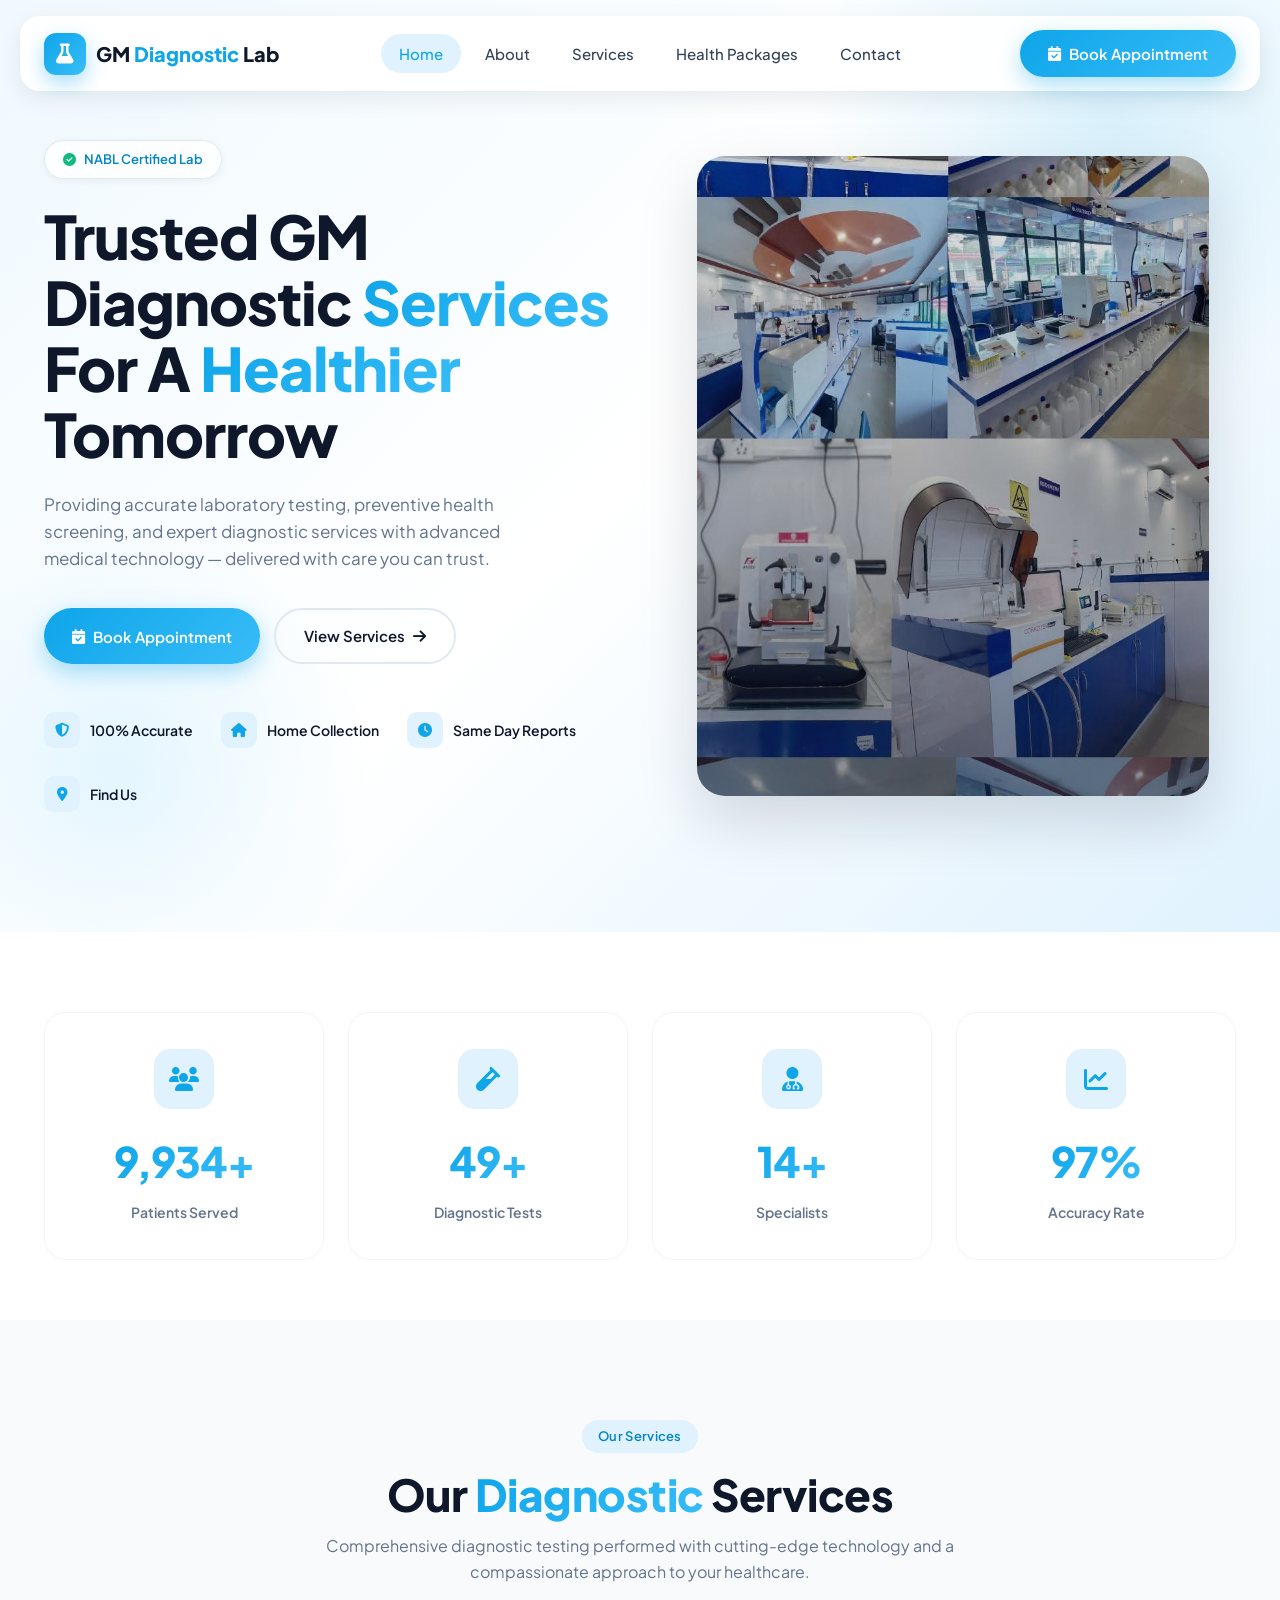
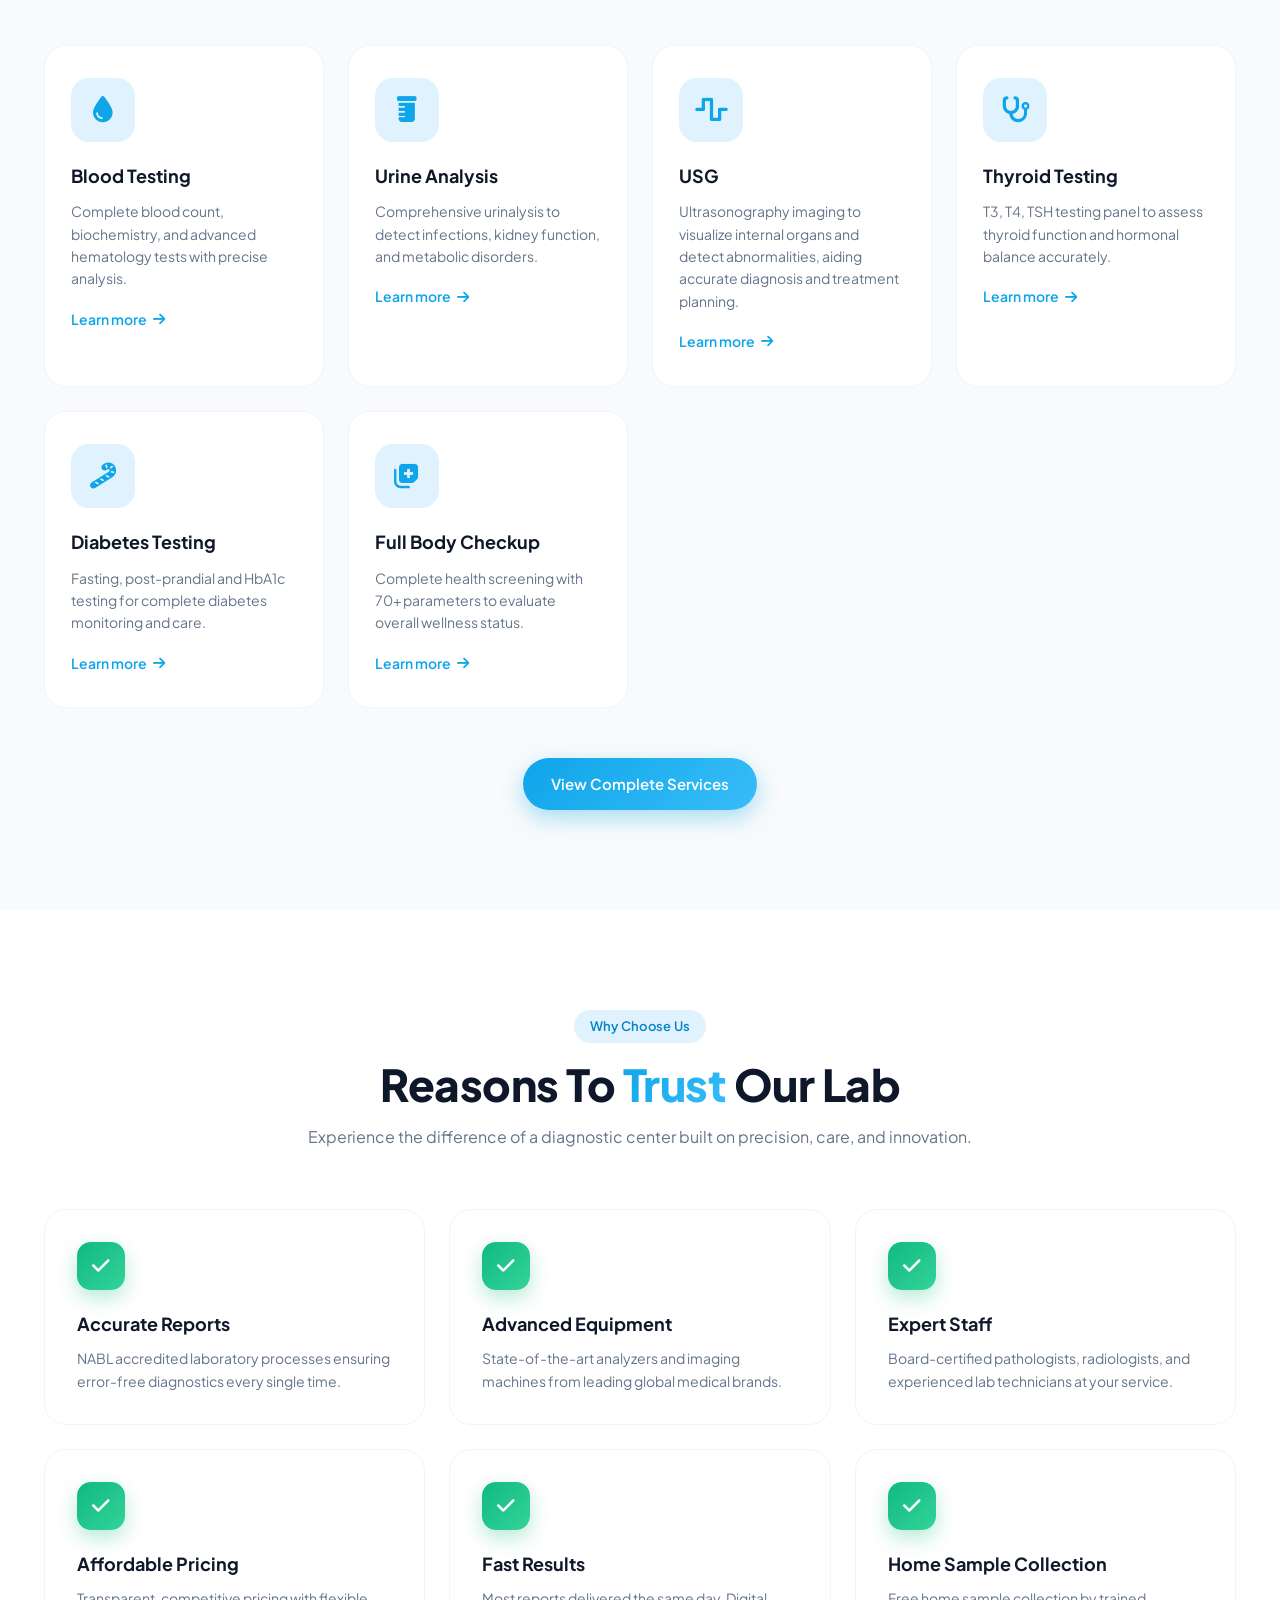
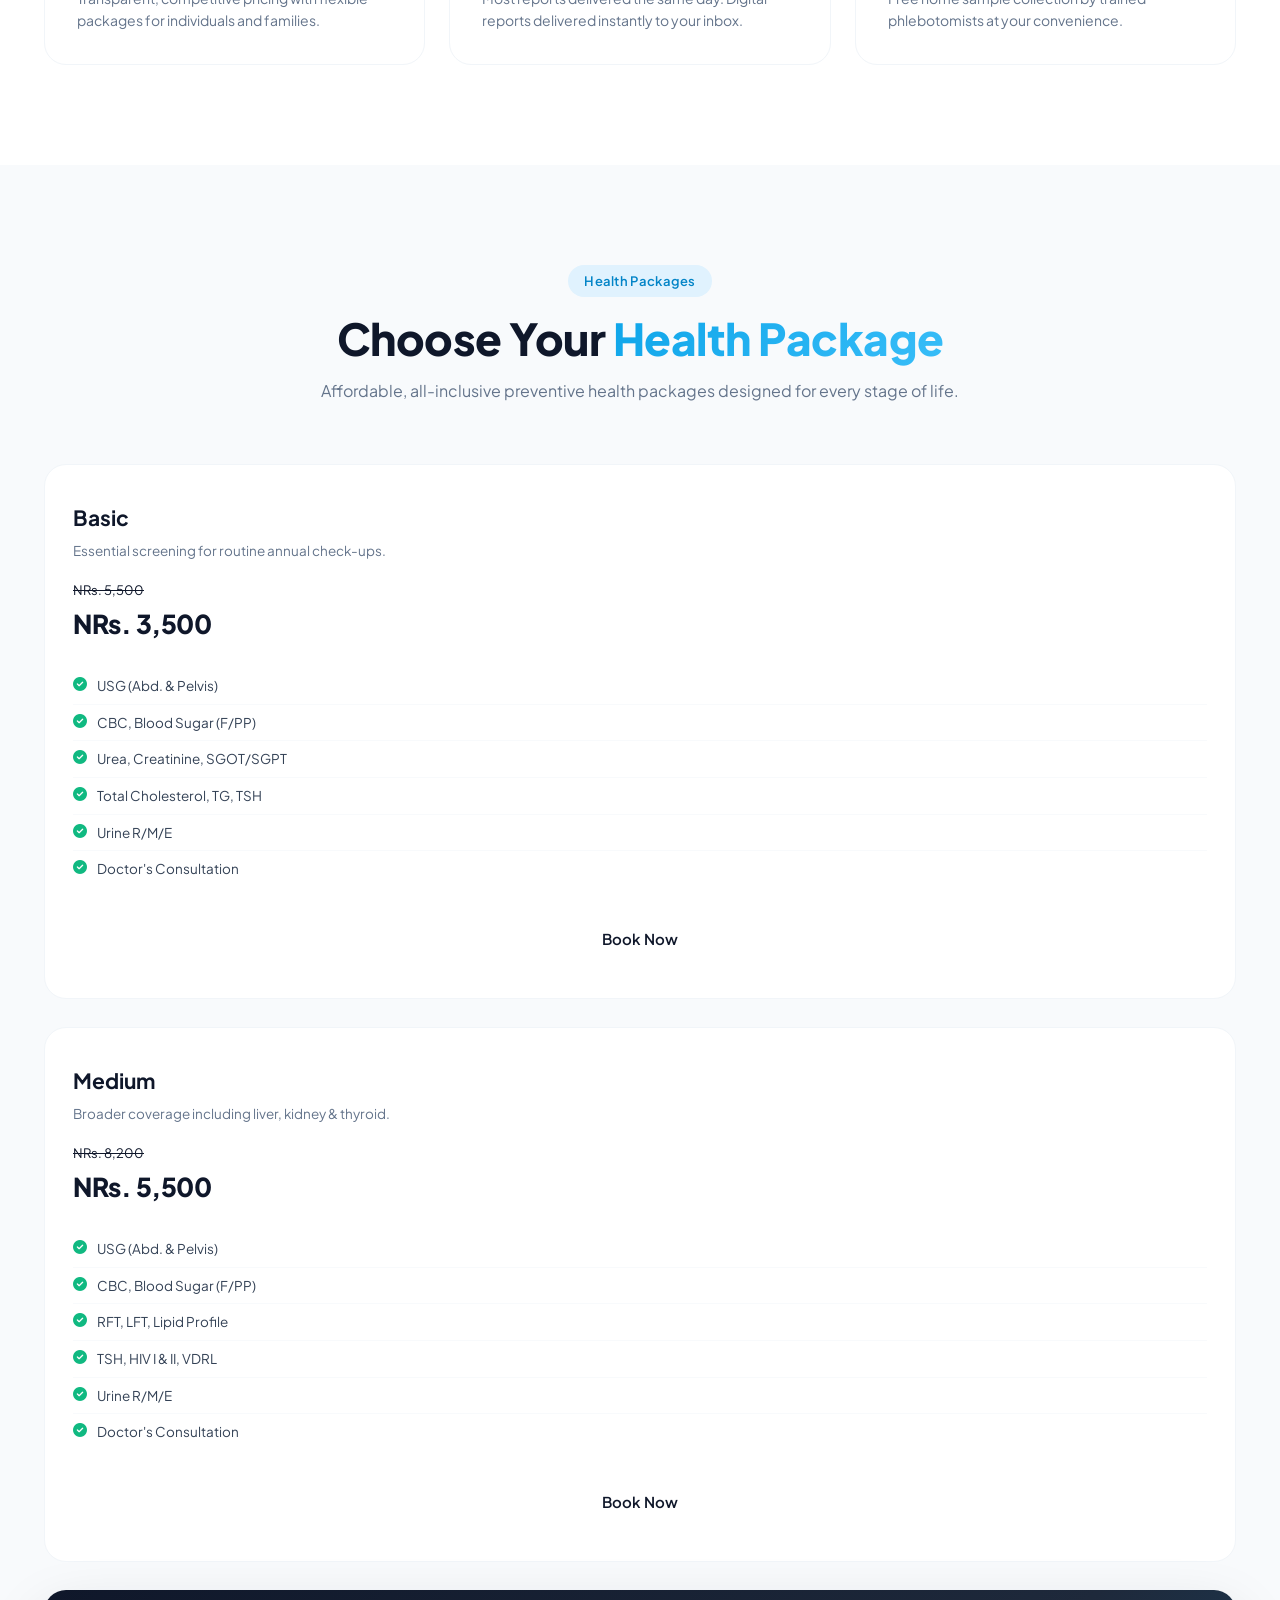
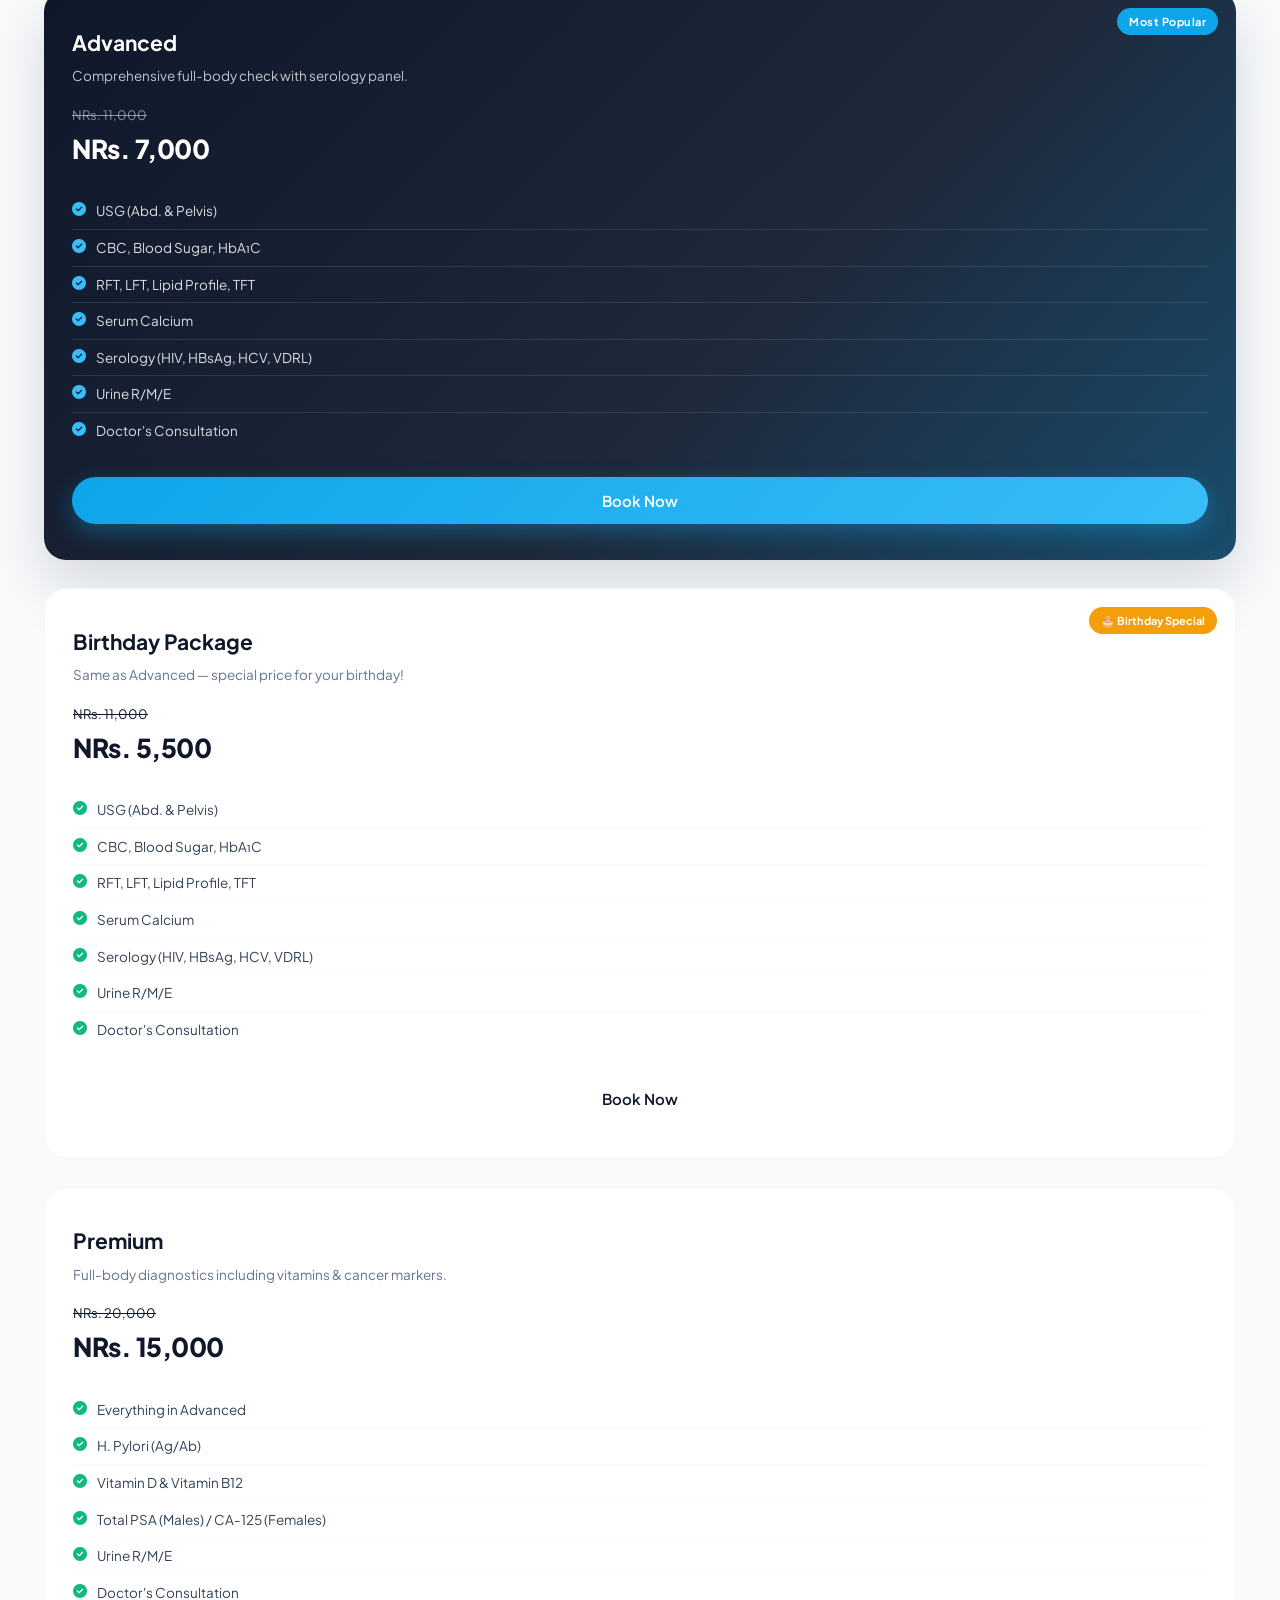
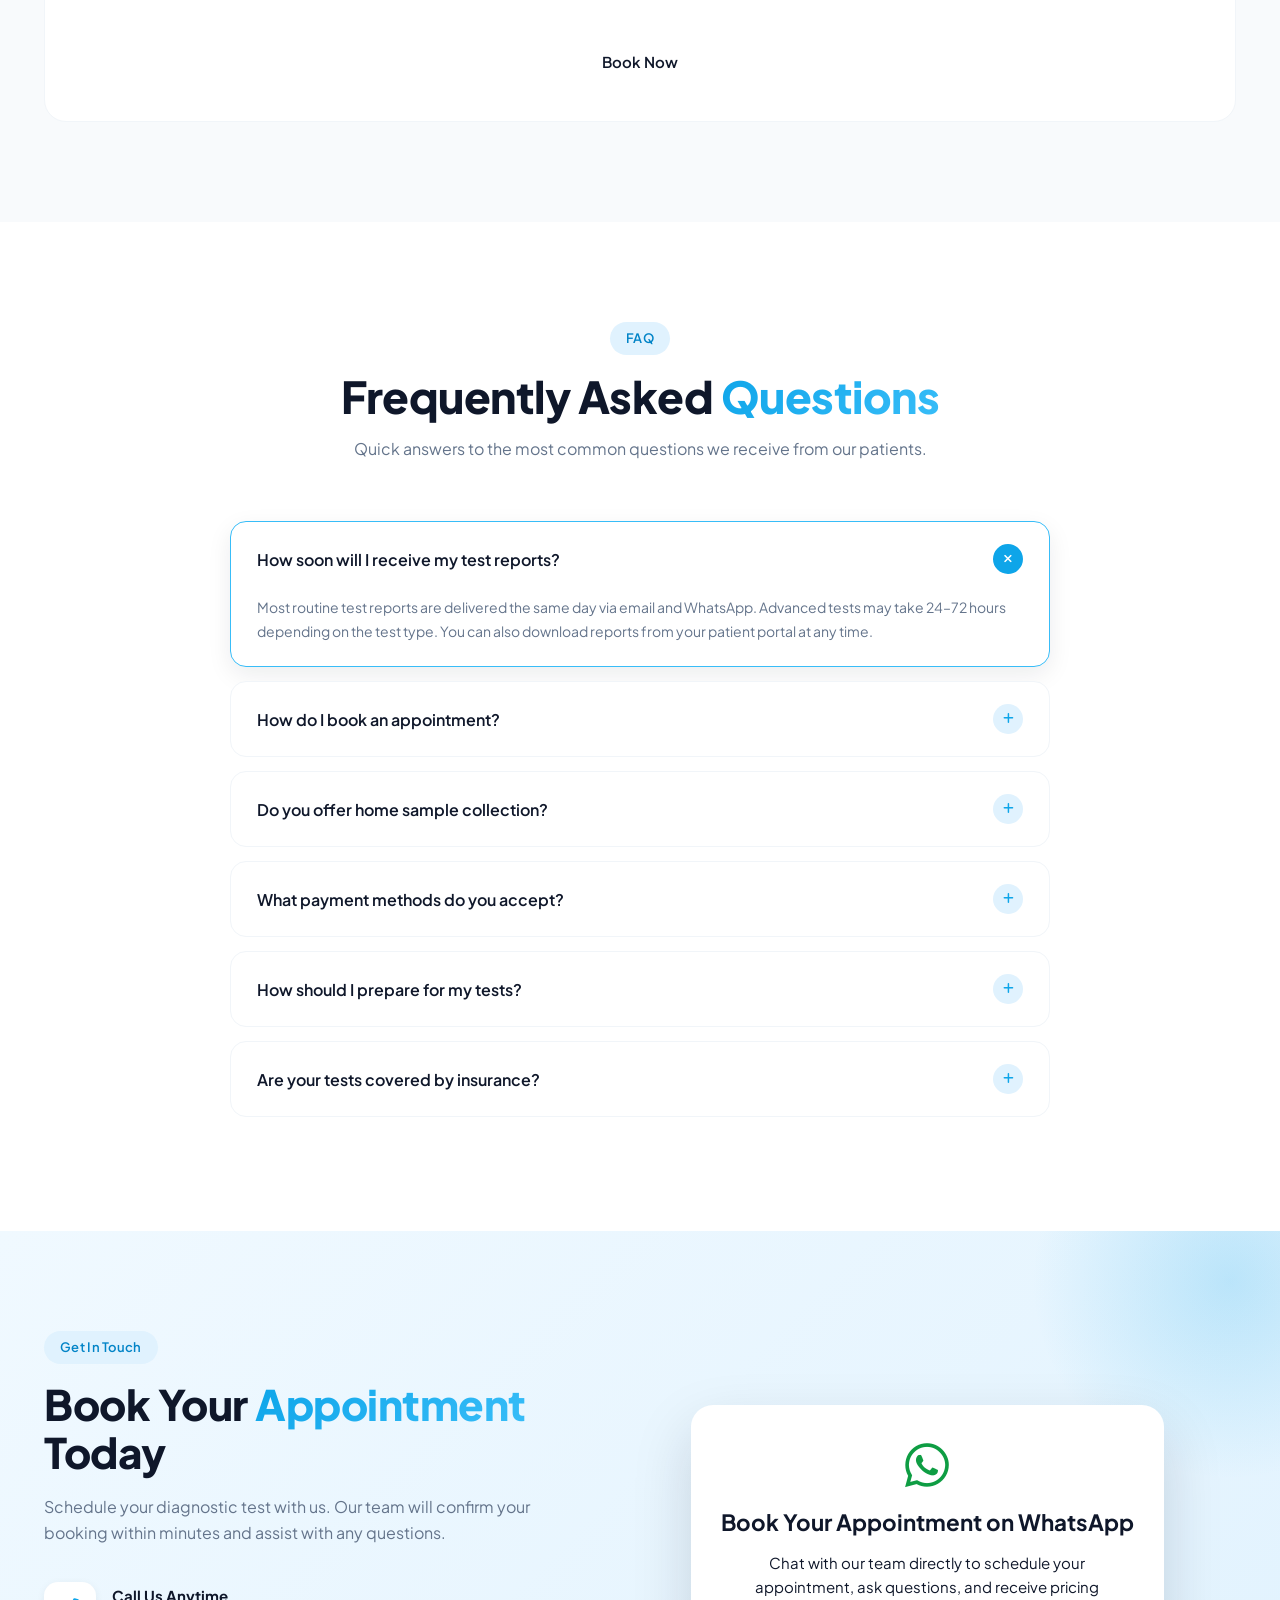
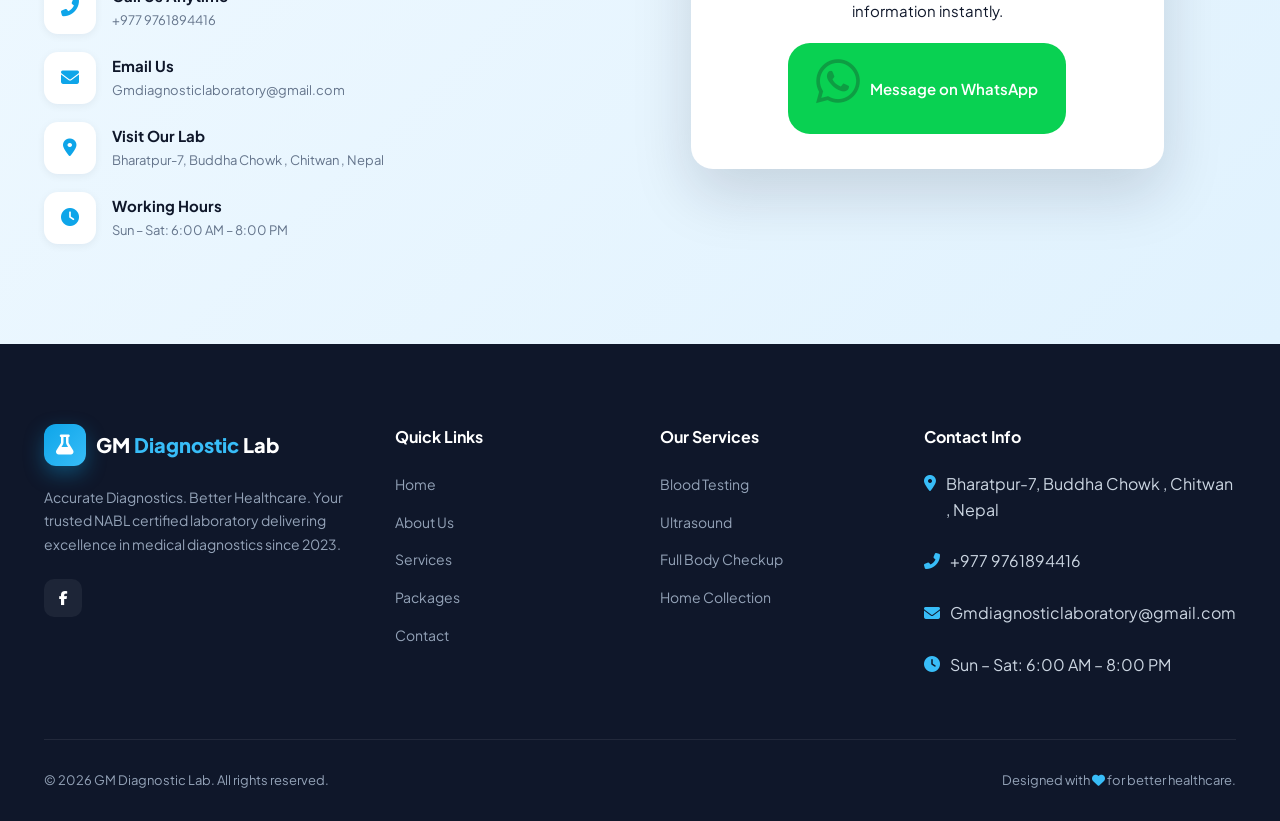
<file: index.html>
<!DOCTYPE html>
<html lang="en">
<head>
<meta charset="UTF-8" />
<meta name="viewport" content="width=device-width, initial-scale=1.0" />
<meta name="description" content="GM Diagnostic Lab - Accurate Diagnostics. Better Healthcare. NABL certified diagnostic center with advanced medical technology." />
<meta name="keywords" content="diagnostic lab, blood test, health checkup, medical laboratory, GM Diagnostic Lab" />
<title>GM Diagnostic Lab — Accurate Diagnostics. Better Healthcare.</title>

<!-- Google Fonts -->
<link rel="preconnect" href="https://fonts.googleapis.com">
<link rel="preconnect" href="https://fonts.gstatic.com" crossorigin>
<link href="https://fonts.googleapis.com/css2?family=Plus+Jakarta+Sans:wght@400;500;600;700;800&family=Inter:wght@400;500;600;700&display=swap" rel="stylesheet">

<!-- Font Awesome Icons -->
<link rel="stylesheet" href="style.css">
<link rel="stylesheet" href="https://cdnjs.cloudflare.com/ajax/libs/font-awesome/6.5.1/css/all.min.css" />

<!-- ===== LOCATION MODAL STYLES ===== -->
<style>
  /* Overlay */
  .wa-modal-overlay {
    display: none;
    position: fixed;
    inset: 0;
    background: rgba(0, 0, 0, 0.55);
    z-index: 9999;
    align-items: center;
    justify-content: center;
    padding: 16px;
  }
  .wa-modal-overlay.open {
    display: flex;
  }

  /* Modal box */
  .wa-modal {
    background: #fff;
    border-radius: 16px;
    padding: 28px 24px 24px;
    width: 100%;
    max-width: 400px;
    box-shadow: 0 20px 60px rgba(0,0,0,0.2);
    position: relative;
    animation: modalIn 0.22s ease;
  }
  @keyframes modalIn {
    from { opacity: 0; transform: translateY(16px) scale(0.97); }
    to   { opacity: 1; transform: translateY(0) scale(1); }
  }

  /* Close button */
  .wa-modal-close {
    position: absolute;
    top: 14px; right: 14px;
    background: #f1f5f9;
    border: none;
    width: 32px; height: 32px;
    border-radius: 50%;
    cursor: pointer;
    font-size: 16px;
    color: #64748b;
    display: flex; align-items: center; justify-content: center;
    transition: background 0.15s;
  }
  .wa-modal-close:hover { background: #e2e8f0; }

  /* Header */
  .wa-modal-header {
    display: flex;
    align-items: center;
    gap: 12px;
    margin-bottom: 6px;
  }
  .wa-modal-header .wa-icon {
    width: 44px; height: 44px;
    border-radius: 50%;
    background: #dcfce7;
    display: flex; align-items: center; justify-content: center;
    font-size: 22px;
    color: #16a34a;
    flex-shrink: 0;
  }
  .wa-modal-header h3 {
    margin: 0;
    font-size: 17px;
    font-weight: 700;
    color: #0f172a;
  }
  .wa-modal-header p {
    margin: 2px 0 0;
    font-size: 12px;
    color: #64748b;
  }

  /* Package badge */
  .wa-modal-package {
    background: #eff6ff;
    border: 1px solid #bfdbfe;
    border-radius: 8px;
    padding: 8px 14px;
    font-size: 13px;
    color: #1e40af;
    font-weight: 600;
    margin-bottom: 14px;
    display: none;
  }
  .wa-modal-package.visible { display: block; }

  /* Divider */
  .wa-modal-divider {
    height: 1px;
    background: #f1f5f9;
    margin: 14px 0;
  }

  /* Location section */
  .wa-modal-location-label {
    font-size: 13px;
    font-weight: 600;
    color: #374151;
    margin-bottom: 8px;
  }

  /* GPS button */
  .wa-btn-gps {
    width: 100%;
    padding: 10px 16px;
    border-radius: 10px;
    border: 1.5px dashed #94a3b8;
    background: #f8fafc;
    color: #334155;
    font-size: 13px;
    font-weight: 500;
    cursor: pointer;
    display: flex;
    align-items: center;
    gap: 8px;
    transition: all 0.15s;
    margin-bottom: 10px;
  }
  .wa-btn-gps:hover { background: #f1f5f9; border-color: #64748b; }
  .wa-btn-gps i { color: #0ea5e9; font-size: 15px; }
  .wa-btn-gps.loading { color: #94a3b8; cursor: wait; }
  .wa-btn-gps.success { border-color: #16a34a; background: #f0fdf4; color: #16a34a; }

  /* "or" divider */
  .wa-or {
    display: flex;
    align-items: center;
    gap: 10px;
    margin-bottom: 10px;
    font-size: 12px;
    color: #94a3b8;
  }
  .wa-or::before, .wa-or::after {
    content: '';
    flex: 1;
    height: 1px;
    background: #e2e8f0;
  }

  /* Address input */
  .wa-modal input[type="text"] {
    width: 100%;
    box-sizing: border-box;
    padding: 10px 14px;
    border: 1.5px solid #e2e8f0;
    border-radius: 10px;
    font-size: 14px;
    color: #0f172a;
    background: #fff;
    outline: none;
    transition: border-color 0.15s;
    margin-bottom: 14px;
    font-family: inherit;
  }
  .wa-modal input[type="text"]:focus { border-color: #25D366; }
  .wa-modal input[type="text"]::placeholder { color: #94a3b8; }

  /* Send button */
  .wa-btn-send {
    width: 100%;
    padding: 13px;
    border-radius: 10px;
    border: none;
    background: #25D366;
    color: #fff;
    font-size: 15px;
    font-weight: 700;
    cursor: pointer;
    display: flex;
    align-items: center;
    justify-content: center;
    gap: 8px;
    transition: background 0.15s;
    font-family: inherit;
  }
  .wa-btn-send:hover { background: #1da851; }

  /* Error message */
  .wa-modal-error {
    font-size: 12px;
    color: #dc2626;
    margin: -10px 0 10px;
    display: none;
  }
  .wa-modal-error.visible { display: block; }
</style>
</head>

<body>

<!-- =========================================
     WHATSAPP LOCATION MODAL (shared, one instance)
========================================= -->
<div class="wa-modal-overlay" id="waModalOverlay" role="dialog" aria-modal="true" aria-labelledby="waModalTitle">
  <div class="wa-modal">
    <button class="wa-modal-close" onclick="closeWaModal()" aria-label="Close">
      <i class="fas fa-times"></i>
    </button>

    <div class="wa-modal-header">
      <div class="wa-icon"><i class="fab fa-whatsapp"></i></div>
      <div>
        <h3 id="waModalTitle">Book Appointment</h3>
        <p>We'll confirm your slot within minutes</p>
      </div>
    </div>

    <!-- Package name shown when booking a specific package -->
    <div class="wa-modal-package" id="waModalPackage"></div>

    <div class="wa-modal-divider"></div>

    <div class="wa-modal-location-label">
      <i class="fas fa-map-marker-alt" style="color:#ef4444; margin-right:5px;"></i>
      Share your location for home collection
    </div>

    <!-- Option A: Auto GPS -->
    <button class="wa-btn-gps" id="waGpsBtn" onclick="useGPS()">
      <i class="fas fa-crosshairs"></i>
      <span id="waGpsBtnText">Use my current GPS location</span>
    </button>

    <!-- Divider -->
    <div class="wa-or">or type your address</div>

    <!-- Option B: Manual address -->
    <input
      type="text"
      id="waAddressInput"
      placeholder="e.g. Bharatpur-10, near City Hall"
      autocomplete="street-address"
    />
    <div class="wa-modal-error" id="waError">Please enter your area/address to continue.</div>

    <button class="wa-btn-send" onclick="sendToWhatsApp()">
      <i class="fab fa-whatsapp"></i> Send on WhatsApp
    </button>
  </div>
</div>


<!-- =========================================
     NAVBAR
========================================= -->
<nav class="navbar" id="navbar">
  <a href="#home" class="logo">
    <div class="logo-icon"><i class="fas fa-flask"></i></div>
    <div class="logo-text">GM <span>Diagnostic</span> Lab</div>
  </a>
  <ul class="nav-links" id="navLinks">
    <li><a href="#home" class="active">Home</a></li>
    <li><a href="#about">About</a></li>
    <li><a href="service.html">Services</a></li>
    <li><a href="#packages">Health Packages</a></li>
    <li><a href="#contact">Contact</a></li>
  </ul>
  <div class="nav-cta">
    <!-- Changed: onclick opens modal instead of direct wa.me link -->
    <button onclick="openWaModal()" class="btn btn-primary" style="border:none; cursor:pointer;">
      <i class="fas fa-calendar-check"></i> Book Appointment
    </button>
    <button class="mobile-toggle" id="mobileToggle" aria-label="Menu">
      <i class="fas fa-bars"></i>
    </button>
  </div>
</nav>

<!-- =========================================
     HERO
========================================= -->
<section class="hero" id="home">
  <div class="container">
    <div class="hero-grid">
      <div class="hero-content reveal">
        <div class="badge">
          <i class="fas fa-check-circle"></i> NABL Certified Lab
        </div>
        <h1>
          Trusted GM Diagnostic <span class="grad">Services</span><br />
          For A <span class="grad">Healthier</span> Tomorrow
        </h1>
        <p>Providing accurate laboratory testing, preventive health screening, and expert diagnostic services with advanced medical technology — delivered with care you can trust.</p>
        <div class="hero-buttons">
          <!-- Changed: onclick opens modal -->
          <button onclick="openWaModal()" class="btn btn-primary" style="border:none; cursor:pointer;">
            <i class="fas fa-calendar-check"></i> Book Appointment
          </button>
          <a href="service.html" class="btn btn-outline">
            View Services <i class="fas fa-arrow-right"></i>
          </a>
        </div>
        <div class="hero-features">
          <div class="hero-feature">
            <i class="fas fa-shield-alt"></i>
            <span>100% Accurate</span>
          </div>
          <div class="hero-feature">
            <i class="fas fa-home"></i>
            <span>Home Collection</span>
          </div>
          <div class="hero-feature">
            <i class="fas fa-clock"></i>
            <span>Same Day Reports</span>
          </div>
          <a href="https://www.google.com/maps/place/GM+Diagnostic+Lab+Pvt.Ltd./@27.6649357,84.4207904,63m/data=!3m1!1e3!4m6!3m5!1s0x3994fb97d63dd337:0x6ef14c3771e5c3ee!8m2!3d27.6650141!4d84.4209695!16s%2Fg%2F11v3_5xs1b?hl=en&entry=ttu&g_ep=EgoyMDI2MDYxMC4wIKXMDSoASAFQAw%3D%3D" target="_blank" class="hero-feature">
            <i class="fas fa-location-dot"></i>
            <span>Find Us</span>
          </a>
        </div>
      </div>

      <div class="hero-image-wrap reveal">
        <img
          src="/image/lab.jpeg"
          alt="Modern diagnostic laboratory with technician analyzing samples"
          onerror="this.src='https://images.unsplash.com/photo-1582719471384-894fbb16e074?w=900&auto=format&fit=crop&q=80'"
        />
        <div class="hero-image-overlay"></div>
      </div>
    </div>
  </div>
</section>


<!-- =========================================
     STATISTICS
========================================= -->
<section class="stats-section" id="about">
  <div class="container">
    <div class="stats-grid">
      <div class="stat-card reveal">
        <div class="stat-icon"><i class="fas fa-users"></i></div>
        <div class="stat-num"><span class="grad" data-target="10000" data-suffix="+">0</span></div>
        <div class="stat-label">Patients Served</div>
      </div>
      <div class="stat-card reveal">
        <div class="stat-icon"><i class="fas fa-vial"></i></div>
        <div class="stat-num"><span class="grad" data-target="50" data-suffix="+">0</span></div>
        <div class="stat-label">Diagnostic Tests</div>
      </div>
      <div class="stat-card reveal">
        <div class="stat-icon"><i class="fas fa-user-md"></i></div>
        <div class="stat-num"><span class="grad" data-target="15" data-suffix="+">0</span></div>
        <div class="stat-label">Specialists</div>
      </div>
      <div class="stat-card reveal">
        <div class="stat-icon"><i class="fas fa-chart-line"></i></div>
        <div class="stat-num"><span class="grad" data-target="98" data-suffix="%">0</span></div>
        <div class="stat-label">Accuracy Rate</div>
      </div>
    </div>
  </div>
</section>

<!-- =========================================
     SERVICES
========================================= -->
<section class="services-section" id="services">
  <div class="container">
    <div class="section-head reveal">
      <span class="eyebrow">Our Services</span>
      <h2>Our <span class="grad">Diagnostic</span> Services</h2>
      <p>Comprehensive diagnostic testing performed with cutting-edge technology and a compassionate approach to your healthcare.</p>
    </div>

    <div class="services-grid">
      <div class="service-card reveal">
        <div class="service-icon"><i class="fas fa-tint"></i></div>
        <h3>Blood Testing</h3>
        <p>Complete blood count, biochemistry, and advanced hematology tests with precise analysis.</p>
        <a href="service.html" class="service-link">Learn more <i class="fas fa-arrow-right"></i></a>
      </div>
      <div class="service-card reveal">
        <div class="service-icon"><i class="fas fa-prescription-bottle"></i></div>
        <h3>Urine Analysis</h3>
        <p>Comprehensive urinalysis to detect infections, kidney function, and metabolic disorders.</p>
        <a href="service.html" class="service-link">Learn more <i class="fas fa-arrow-right"></i></a>
      </div>
      <div class="service-card reveal">
        <div class="service-icon"><i class="fas fa-wave-square"></i></div>
        <h3>USG</h3>
        <p>Ultrasonography imaging to visualize internal organs and detect abnormalities, aiding accurate diagnosis and treatment planning.</p>
        <a href="service.html" class="service-link">Learn more <i class="fas fa-arrow-right"></i></a>
      </div>
      <div class="service-card reveal">
        <div class="service-icon"><i class="fas fa-stethoscope"></i></div>
        <h3>Thyroid Testing</h3>
        <p>T3, T4, TSH testing panel to assess thyroid function and hormonal balance accurately.</p>
        <a href="service.html" class="service-link">Learn more <i class="fas fa-arrow-right"></i></a>
      </div>
      <div class="service-card reveal">
        <div class="service-icon"><i class="fas fa-candy-cane"></i></div>
        <h3>Diabetes Testing</h3>
        <p>Fasting, post-prandial and HbA1c testing for complete diabetes monitoring and care.</p>
        <a href="service.html" class="service-link">Learn more <i class="fas fa-arrow-right"></i></a>
      </div>
      <div class="service-card reveal">
        <div class="service-icon"><i class="fas fa-notes-medical"></i></div>
        <h3>Full Body Checkup</h3>
        <p>Complete health screening with 70+ parameters to evaluate overall wellness status.</p>
        <a href="service.html" class="service-link">Learn more <i class="fas fa-arrow-right"></i></a>
      </div>
    </div>
  </div>
  <div class="complete-service"><a href="service.html" class="btn btn-primary">View Complete Services</a></div>
</section>

<!-- =========================================
     WHY CHOOSE US
========================================= -->
<section class="why-section">
  <div class="container">
    <div class="section-head reveal">
      <span class="eyebrow">Why Choose Us</span>
      <h2>Reasons To <span class="grad">Trust</span> Our Lab</h2>
      <p>Experience the difference of a diagnostic center built on precision, care, and innovation.</p>
    </div>

    <div class="why-grid">
      <div class="why-card reveal">
        <div class="check"><i class="fas fa-check"></i></div>
        <h4>Accurate Reports</h4>
        <p>NABL accredited laboratory processes ensuring error-free diagnostics every single time.</p>
      </div>
      <div class="why-card reveal">
        <div class="check"><i class="fas fa-check"></i></div>
        <h4>Advanced Equipment</h4>
        <p>State-of-the-art analyzers and imaging machines from leading global medical brands.</p>
      </div>
      <div class="why-card reveal">
        <div class="check"><i class="fas fa-check"></i></div>
        <h4>Expert Staff</h4>
        <p>Board-certified pathologists, radiologists, and experienced lab technicians at your service.</p>
      </div>
      <div class="why-card reveal">
        <div class="check"><i class="fas fa-check"></i></div>
        <h4>Affordable Pricing</h4>
        <p>Transparent, competitive pricing with flexible packages for individuals and families.</p>
      </div>
      <div class="why-card reveal">
        <div class="check"><i class="fas fa-check"></i></div>
        <h4>Fast Results</h4>
        <p>Most reports delivered the same day. Digital reports delivered instantly to your inbox.</p>
      </div>
      <div class="why-card reveal">
        <div class="check"><i class="fas fa-check"></i></div>
        <h4>Home Sample Collection</h4>
        <p>Free home sample collection by trained phlebotomists at your convenience.</p>
      </div>
    </div>
  </div>
</section>

<!-- =========================================
     PACKAGES
========================================= -->
<section class="packages-section" id="packages">
  <div class="container">
    <div class="section-head reveal">
      <span class="eyebrow">Health Packages</span>
      <h2>Choose Your <span class="grad">Health Package</span></h2>
      <p>Affordable, all-inclusive preventive health packages designed for every stage of life.</p>
    </div>

    <div class="packages-grid">

      <!-- BASIC -->
      <div class="package-card reveal">
        <h3>Basic</h3>
        <p class="pkg-desc">Essential screening for routine annual check-ups.</p>
        <div class="price-block">
          <span class="price-old">NRs. 5,500</span>
          <div class="price">NRs. 3,500</div>
        </div>
        <ul class="pkg-list">
          <li><i class="fas fa-check-circle"></i> USG (Abd. & Pelvis)</li>
          <li><i class="fas fa-check-circle"></i> CBC, Blood Sugar (F/PP)</li>
          <li><i class="fas fa-check-circle"></i> Urea, Creatinine, SGOT/SGPT</li>
          <li><i class="fas fa-check-circle"></i> Total Cholesterol, TG, TSH</li>
          <li><i class="fas fa-check-circle"></i> Urine R/M/E</li>
          <li><i class="fas fa-check-circle"></i> Doctor's Consultation</li>
        </ul>
        <!-- Changed: onclick with package name -->
        <button onclick="openWaModal('Basic Package — NRs. 3,500')" class="btn btn-outline" style="width:100%; justify-content:center; cursor:pointer; border:none;">Book Now</button>
      </div>

      <!-- MEDIUM -->
      <div class="package-card reveal">
        <h3>Medium</h3>
        <p class="pkg-desc">Broader coverage including liver, kidney & thyroid.</p>
        <div class="price-block">
          <span class="price-old">NRs. 8,200</span>
          <div class="price">NRs. 5,500</div>
        </div>
        <ul class="pkg-list">
          <li><i class="fas fa-check-circle"></i> USG (Abd. & Pelvis)</li>
          <li><i class="fas fa-check-circle"></i> CBC, Blood Sugar (F/PP)</li>
          <li><i class="fas fa-check-circle"></i> RFT, LFT, Lipid Profile</li>
          <li><i class="fas fa-check-circle"></i> TSH, HIV I & II, VDRL</li>
          <li><i class="fas fa-check-circle"></i> Urine R/M/E</li>
          <li><i class="fas fa-check-circle"></i> Doctor's Consultation</li>
        </ul>
        <button onclick="openWaModal('Medium Package — NRs. 5,500')" class="btn btn-outline" style="width:100%; justify-content:center; cursor:pointer; border:none;">Book Now</button>
      </div>

      <!-- ADVANCED (featured) -->
      <div class="package-card featured reveal">
        <h3>Advanced</h3>
        <p class="pkg-desc">Comprehensive full-body check with serology panel.</p>
        <div class="price-block">
          <span class="price-old">NRs. 11,000</span>
          <div class="price">NRs. 7,000</div>
        </div>
        <ul class="pkg-list">
          <li><i class="fas fa-check-circle"></i> USG (Abd. & Pelvis)</li>
          <li><i class="fas fa-check-circle"></i> CBC, Blood Sugar, HbA₁C</li>
          <li><i class="fas fa-check-circle"></i> RFT, LFT, Lipid Profile, TFT</li>
          <li><i class="fas fa-check-circle"></i> Serum Calcium</li>
          <li><i class="fas fa-check-circle"></i> Serology (HIV, HBsAg, HCV, VDRL)</li>
          <li><i class="fas fa-check-circle"></i> Urine R/M/E</li>
          <li><i class="fas fa-check-circle"></i> Doctor's Consultation</li>
        </ul>
        <button onclick="openWaModal('Advanced Package — NRs. 7,000')" class="btn btn-primary" style="width:100%; justify-content:center; cursor:pointer; border:none;">Book Now</button>
      </div>

      <!-- BIRTHDAY -->
      <div class="package-card birthday reveal">
        <h3>Birthday Package</h3>
        <p class="pkg-desc">Same as Advanced — special price for your birthday!</p>
        <div class="price-block">
          <span class="price-old">NRs. 11,000</span>
          <div class="price">NRs. 5,500</div>
        </div>
        <ul class="pkg-list">
          <li><i class="fas fa-check-circle"></i> USG (Abd. & Pelvis)</li>
          <li><i class="fas fa-check-circle"></i> CBC, Blood Sugar, HbA₁C</li>
          <li><i class="fas fa-check-circle"></i> RFT, LFT, Lipid Profile, TFT</li>
          <li><i class="fas fa-check-circle"></i> Serum Calcium</li>
          <li><i class="fas fa-check-circle"></i> Serology (HIV, HBsAg, HCV, VDRL)</li>
          <li><i class="fas fa-check-circle"></i> Urine R/M/E</li>
          <li><i class="fas fa-check-circle"></i> Doctor's Consultation</li>
        </ul>
        <button onclick="openWaModal('Birthday Package — NRs. 5,500 🎂')" class="btn btn-outline" style="width:100%; justify-content:center; cursor:pointer; border:none;">Book Now</button>
      </div>

      <!-- PREMIUM -->
      <div class="package-card reveal">
        <h3>Premium</h3>
        <p class="pkg-desc">Full-body diagnostics including vitamins & cancer markers.</p>
        <div class="price-block">
          <span class="price-old">NRs. 20,000</span>
          <div class="price">NRs. 15,000</div>
        </div>
        <ul class="pkg-list">
          <li><i class="fas fa-check-circle"></i> Everything in Advanced</li>
          <li><i class="fas fa-check-circle"></i> H. Pylori (Ag/Ab)</li>
          <li><i class="fas fa-check-circle"></i> Vitamin D & Vitamin B12</li>
          <li><i class="fas fa-check-circle"></i> Total PSA (Males) / CA-125 (Females)</li>
          <li><i class="fas fa-check-circle"></i> Urine R/M/E</li>
          <li><i class="fas fa-check-circle"></i> Doctor's Consultation</li>
        </ul>
        <button onclick="openWaModal('Premium Package — NRs. 15,000')" class="btn btn-outline" style="width:100%; justify-content:center; cursor:pointer; border:none;">Book Now</button>
      </div>

    </div>
  </div>
</section>

<!-- =========================================
     FAQ
========================================= -->
<section class="faq-section">
  <div class="container">
    <div class="section-head reveal">
      <span class="eyebrow">FAQ</span>
      <h2>Frequently Asked <span class="grad">Questions</span></h2>
      <p>Quick answers to the most common questions we receive from our patients.</p>
    </div>

    <div class="faq-wrapper reveal">
      <div class="faq-item active">
        <button class="faq-question">
          <span>How soon will I receive my test reports?</span>
          <i class="fas fa-plus"></i>
        </button>
        <div class="faq-answer" style="max-height: 200px;">
          <div class="faq-answer-inner">
            Most routine test reports are delivered the same day via email and WhatsApp. Advanced tests may take 24–72 hours depending on the test type. You can also download reports from your patient portal at any time.
          </div>
        </div>
      </div>

      <div class="faq-item">
        <button class="faq-question">
          <span>How do I book an appointment?</span>
          <i class="fas fa-plus"></i>
        </button>
        <div class="faq-answer">
          <div class="faq-answer-inner">
            You can book instantly through our website's Book Appointment form, via WhatsApp, or by calling our helpline. We also welcome walk-ins, though appointments help reduce your wait time significantly.
          </div>
        </div>
      </div>

      <div class="faq-item">
        <button class="faq-question">
          <span>Do you offer home sample collection?</span>
          <i class="fas fa-plus"></i>
        </button>
        <div class="faq-answer">
          <div class="faq-answer-inner">
            Yes, we provide free home sample collection within the city. Our trained phlebotomists carry sanitized kits and follow strict safety protocols. Home collection is available from 6:30 AM to 7:00 PM daily.
          </div>
        </div>
      </div>

      <div class="faq-item">
        <button class="faq-question">
          <span>What payment methods do you accept?</span>
          <i class="fas fa-plus"></i>
        </button>
        <div class="faq-answer">
          <div class="faq-answer-inner">
            We accept cash, UPI, all major credit/debit cards, net banking, and popular mobile wallets. EMI options are available for premium health packages and corporate clients.
          </div>
        </div>
      </div>

      <div class="faq-item">
        <button class="faq-question">
          <span>How should I prepare for my tests?</span>
          <i class="fas fa-plus"></i>
        </button>
        <div class="faq-answer">
          <div class="faq-answer-inner">
            Preparation varies by test. Fasting blood tests require 8–12 hours of fasting with only water allowed. We send a detailed preparation guide via SMS and email as soon as you book your appointment.
          </div>
        </div>
      </div>

      <div class="faq-item">
        <button class="faq-question">
          <span>Are your tests covered by insurance?</span>
          <i class="fas fa-plus"></i>
        </button>
        <div class="faq-answer">
          <div class="faq-answer-inner">
            Yes, we are empaneled with most major insurance providers and TPAs. Please share your insurance details during booking for cashless processing where applicable.
          </div>
        </div>
      </div>
    </div>
  </div>
</section>

<!-- =========================================
     APPOINTMENT
========================================= -->
<section class="appointment-section" id="appointment">
  <div class="container">
    <div class="appointment-grid">
      <div class="appointment-info reveal">
        <span class="eyebrow">Get In Touch</span>
        <h2>Book Your <span class="grad">Appointment</span> Today</h2>
        <p>Schedule your diagnostic test with us. Our team will confirm your booking within minutes and assist with any questions.</p>

        <div class="contact-list">
          <div class="contact-item">
            <div class="ci-icon"><i class="fas fa-phone-alt"></i></div>
            <div>
              <h5>Call Us Anytime</h5>
              <p>+977 9761894416</p>
            </div>
          </div>
          <div class="contact-item">
            <div class="ci-icon"><i class="fas fa-envelope"></i></div>
            <div>
              <h5>Email Us</h5>
              <p>Gmdiagnosticlaboratory@gmail.com</p>
            </div>
          </div>
          <div class="contact-item">
            <div class="ci-icon"><i class="fas fa-map-marker-alt"></i></div>
            <div>
              <h5>Visit Our Lab</h5>
              <p>Bharatpur-7, Buddha Chowk , Chitwan , Nepal</p>
            </div>
          </div>
          <div class="contact-item">
            <div class="ci-icon"><i class="fas fa-clock"></i></div>
            <div>
              <h5>Working Hours</h5>
              <p>Sun – Sat: 6:00 AM – 8:00 PM</p>
            </div>
          </div>
        </div>
      </div>

      <div class="appointment-whatsapp reveal">
        <div class="whatsapp-content">
          <i class="fab fa-whatsapp"></i>
          <h3>Book Your Appointment on WhatsApp</h3>
          <p>
            Chat with our team directly to schedule your appointment,
            ask questions, and receive pricing information instantly.
          </p>
          <!-- Changed: opens modal -->
          <button onclick="openWaModal()" class="btn btn-whatsapp" style="border:none; cursor:pointer;">
            <i class="fab fa-whatsapp"></i>
            Message on WhatsApp
          </button>
        </div>
      </div>
    </div>
  </div>
</section>

<!-- =========================================
     FOOTER
========================================= -->
<footer class="footer" id="contact">
  <div class="container">
    <div class="footer-grid">
      <div class="footer-col">
        <a href="#home" class="logo" style="margin-bottom:20px; color:#fff;">
          <div class="logo-icon"><i class="fas fa-flask"></i></div>
          <div class="logo-text" style="color:#fff;">GM <span style="color:#38BDF8;">Diagnostic</span> Lab</div>
        </a>
        <p>Accurate Diagnostics. Better Healthcare. Your trusted NABL certified laboratory delivering excellence in medical diagnostics since 2023.</p>
        <div class="social-icons">
          <a href="https://www.facebook.com/gm.diagnostic.lab" aria-label="Facebook"><i class="fab fa-facebook-f"></i></a>
        </div>
      </div>

      <div class="footer-col">
        <h5>Quick Links</h5>
        <ul>
          <li><a href="#home">Home</a></li>
          <li><a href="#about">About Us</a></li>
          <li><a href="#services">Services</a></li>
          <li><a href="#packages">Packages</a></li>
          <li><a href="#appointment">Contact</a></li>
        </ul>
      </div>

      <div class="footer-col">
        <h5>Our Services</h5>
        <ul>
          <li><a href="#services">Blood Testing</a></li>
          <li><a href="#services">Ultrasound</a></li>
          <li><a href="#services">Full Body Checkup</a></li>
          <li><a href="#services">Home Collection</a></li>
        </ul>
      </div>

      <div class="footer-col">
        <h5>Contact Info</h5>
        <ul style="display:grid; gap:14px;">
          <li style="display:flex; gap:10px; align-items:flex-start;">
            <i class="fas fa-map-marker-alt" style="color:#38BDF8; margin-top:4px;"></i>
            <span>Bharatpur-7, Buddha Chowk , Chitwan , Nepal</span>
          </li>
          <li style="display:flex; gap:10px; align-items:center;">
            <i class="fas fa-phone-alt" style="color:#38BDF8;"></i>
            <span>+977 9761894416</span>
          </li>
          <li style="display:flex; gap:10px; align-items:center;">
            <i class="fas fa-envelope" style="color:#38BDF8;"></i>
            <span>Gmdiagnosticlaboratory@gmail.com</span>
          </li>
          <li style="display:flex; gap:10px; align-items:center;">
            <i class="fas fa-clock" style="color:#38BDF8;"></i>
            <span>Sun – Sat: 6:00 AM – 8:00 PM</span>
          </li>
        </ul>
      </div>
    </div>

    <div class="footer-bottom">
      <p>© 2026 GM Diagnostic Lab. All rights reserved.</p>
      <p>Designed with <i class="fas fa-heart" style="color:#38BDF8;"></i> for better healthcare.</p>
    </div>
  </div>
</footer>

<!-- Back to top -->
<button class="back-to-top" id="backToTop" aria-label="Back to top">
  <i class="fas fa-arrow-up"></i>
</button>

<script src="scripts.js"></script>

<!-- ===== WHATSAPP LOCATION MODAL SCRIPT ===== -->
<script>
  const WA_NUMBER = "9779761894416"; // Your WhatsApp number
  let currentPackage = "";
  let cachedGpsLink = "";  // Stores GPS link once detected

  /* Open modal — optionally pass a package name */
  function openWaModal(packageName) {
    currentPackage = packageName || "";
    cachedGpsLink = "";

    // Show or hide package badge
    const badge = document.getElementById("waModalPackage");
    if (currentPackage) {
      badge.textContent = "📋 Selected: " + currentPackage;
      badge.classList.add("visible");
    } else {
      badge.classList.remove("visible");
    }

    // Reset GPS button
    const gpsBtn = document.getElementById("waGpsBtn");
    const gpsBtnText = document.getElementById("waGpsBtnText");
    gpsBtn.className = "wa-btn-gps";
    gpsBtnText.textContent = "Use my current GPS location";

    // Clear address field and error
    document.getElementById("waAddressInput").value = "";
    document.getElementById("waError").classList.remove("visible");

    // Open overlay
    document.getElementById("waModalOverlay").classList.add("open");
    document.body.style.overflow = "hidden";

    // Focus address field after animation
    setTimeout(() => document.getElementById("waAddressInput").focus(), 250);
  }

  /* Close modal */
  function closeWaModal() {
    document.getElementById("waModalOverlay").classList.remove("open");
    document.body.style.overflow = "";
  }

  /* GPS detection */
  function useGPS() {
    const btn = document.getElementById("waGpsBtn");
    const btnText = document.getElementById("waGpsBtnText");

    if (!navigator.geolocation) {
      btnText.textContent = "GPS not supported on this device";
      return;
    }

    btn.classList.add("loading");
    btnText.textContent = "Detecting your location…";

    navigator.geolocation.getCurrentPosition(
      function(pos) {
        const lat = pos.coords.latitude.toFixed(5);
        const lng = pos.coords.longitude.toFixed(5);
        cachedGpsLink = "https://maps.google.com/?q=" + lat + "," + lng;

        btn.classList.remove("loading");
        btn.classList.add("success");
        btnText.textContent = "✓ GPS location detected!";

        // Clear manual address since GPS is ready
        document.getElementById("waAddressInput").value = "";
        document.getElementById("waError").classList.remove("visible");
      },
      function() {
        btn.classList.remove("loading");
        btnText.textContent = "Location denied — please type your address below";
        cachedGpsLink = "";
      }
    );
  }

  /* Build and send WhatsApp message */
  function sendToWhatsApp() {
    const manualAddress = document.getElementById("waAddressInput").value.trim();
    const errorEl = document.getElementById("waError");

    // Determine location string
    let locationStr = "";
    if (cachedGpsLink) {
      locationStr = cachedGpsLink;
    } else if (manualAddress) {
      locationStr = manualAddress;
    } else {
      // Neither GPS nor address — show error
      errorEl.classList.add("visible");
      document.getElementById("waAddressInput").focus();
      return;
    }

    errorEl.classList.remove("visible");

    // Build the WhatsApp message
    let msg = "Hello, I would like to book an appointment.";
    if (currentPackage) {
      msg += "\n📋 Package: " + currentPackage;
    }
    msg += "\n📍 My location: " + locationStr;

    const url = "https://wa.me/" + WA_NUMBER + "?text=" + encodeURIComponent(msg);
    window.open(url, "_blank");
    closeWaModal();
  }

  /* Close modal on overlay click */
  document.getElementById("waModalOverlay").addEventListener("click", function(e) {
    if (e.target === this) closeWaModal();
  });

  /* Close modal on Escape key */
  document.addEventListener("keydown", function(e) {
    if (e.key === "Escape") closeWaModal();
  });

  /* Send on Enter key in address input */
  document.getElementById("waAddressInput").addEventListener("keydown", function(e) {
    if (e.key === "Enter") sendToWhatsApp();
  });
</script>

</body>
</html>
</file>
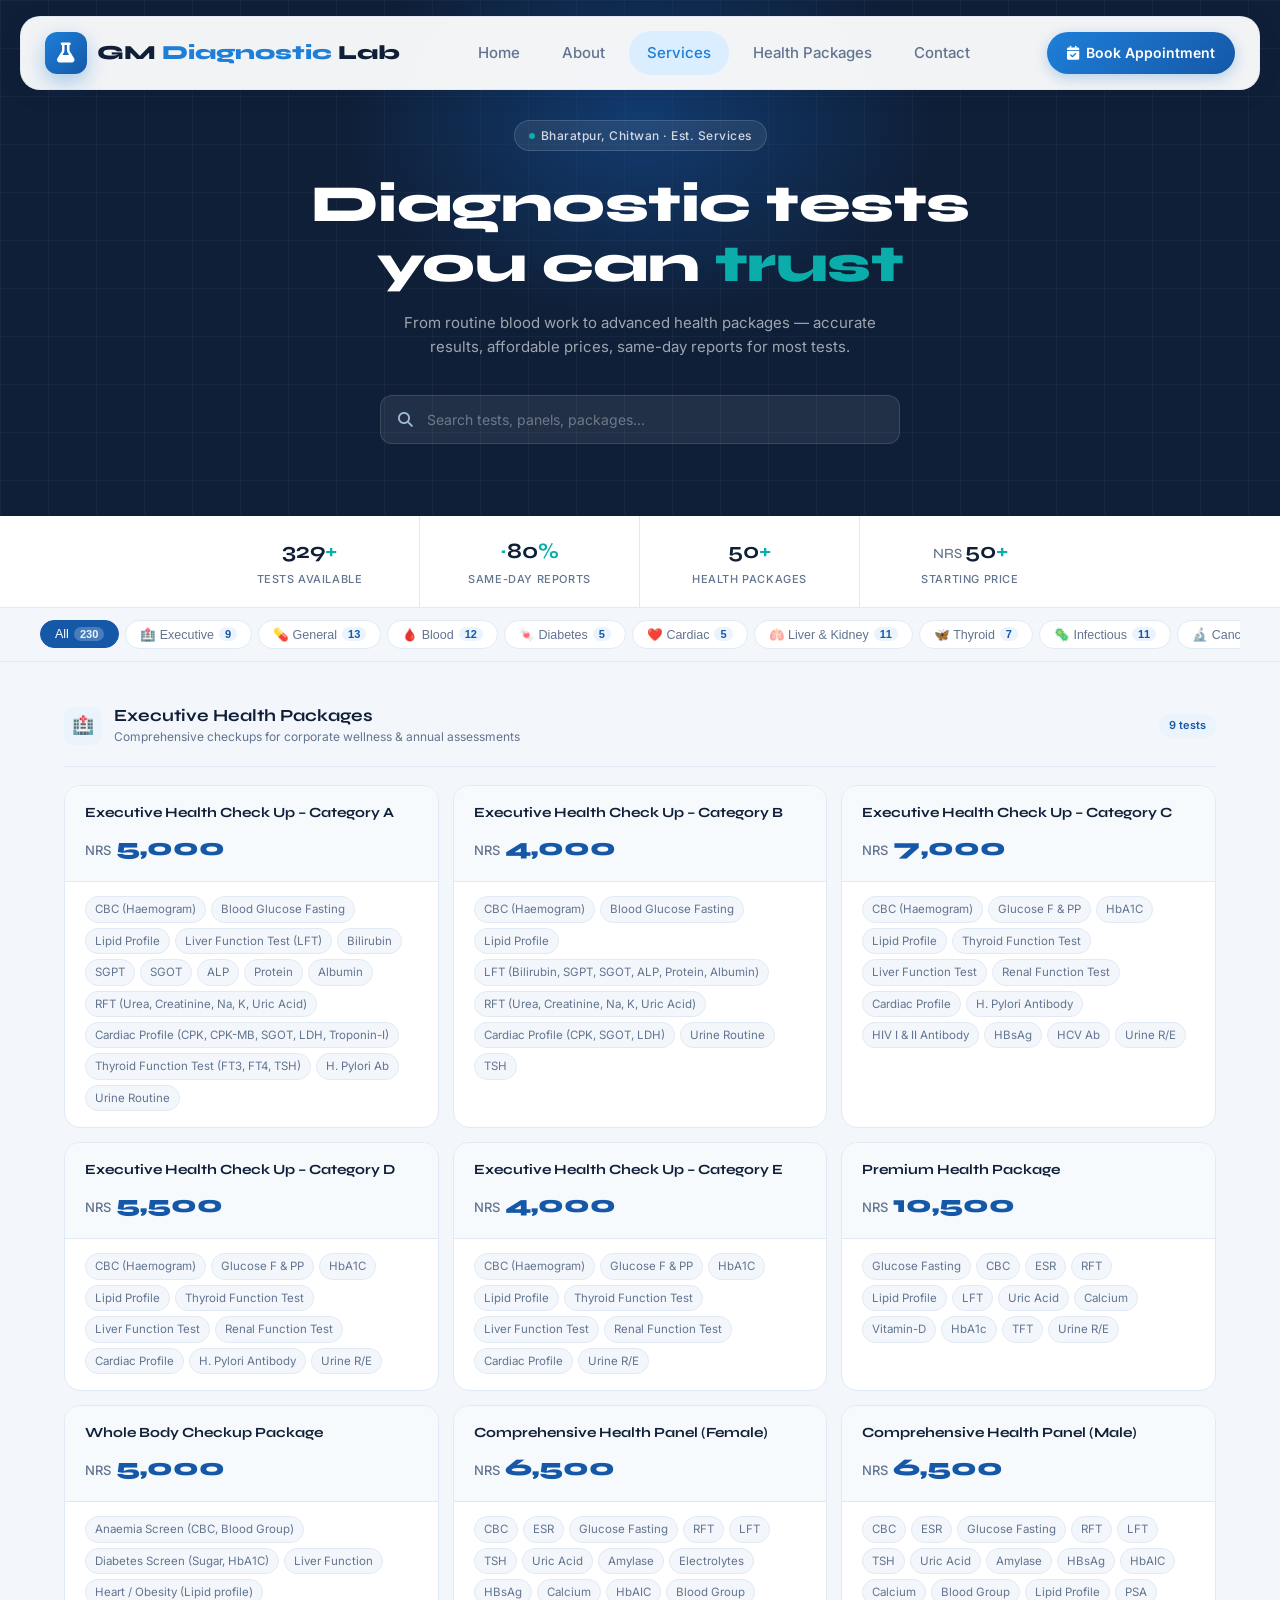
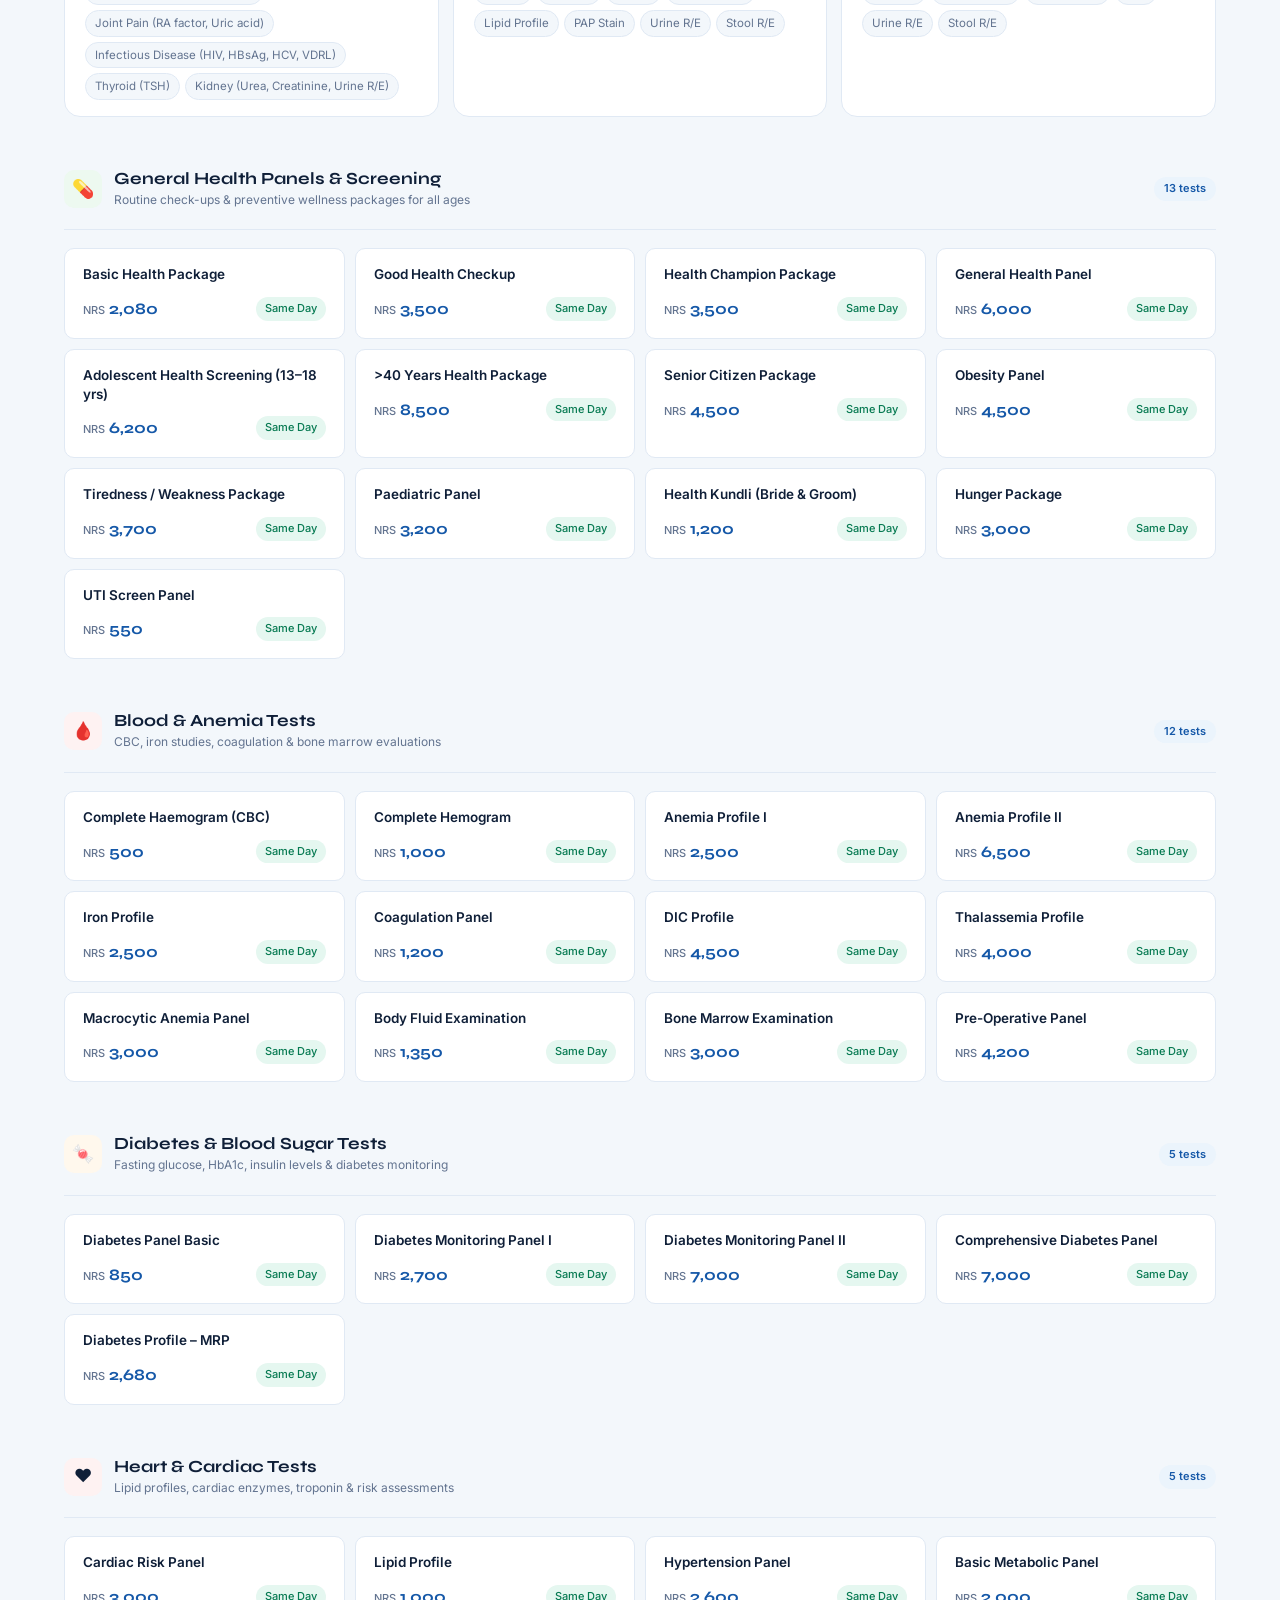
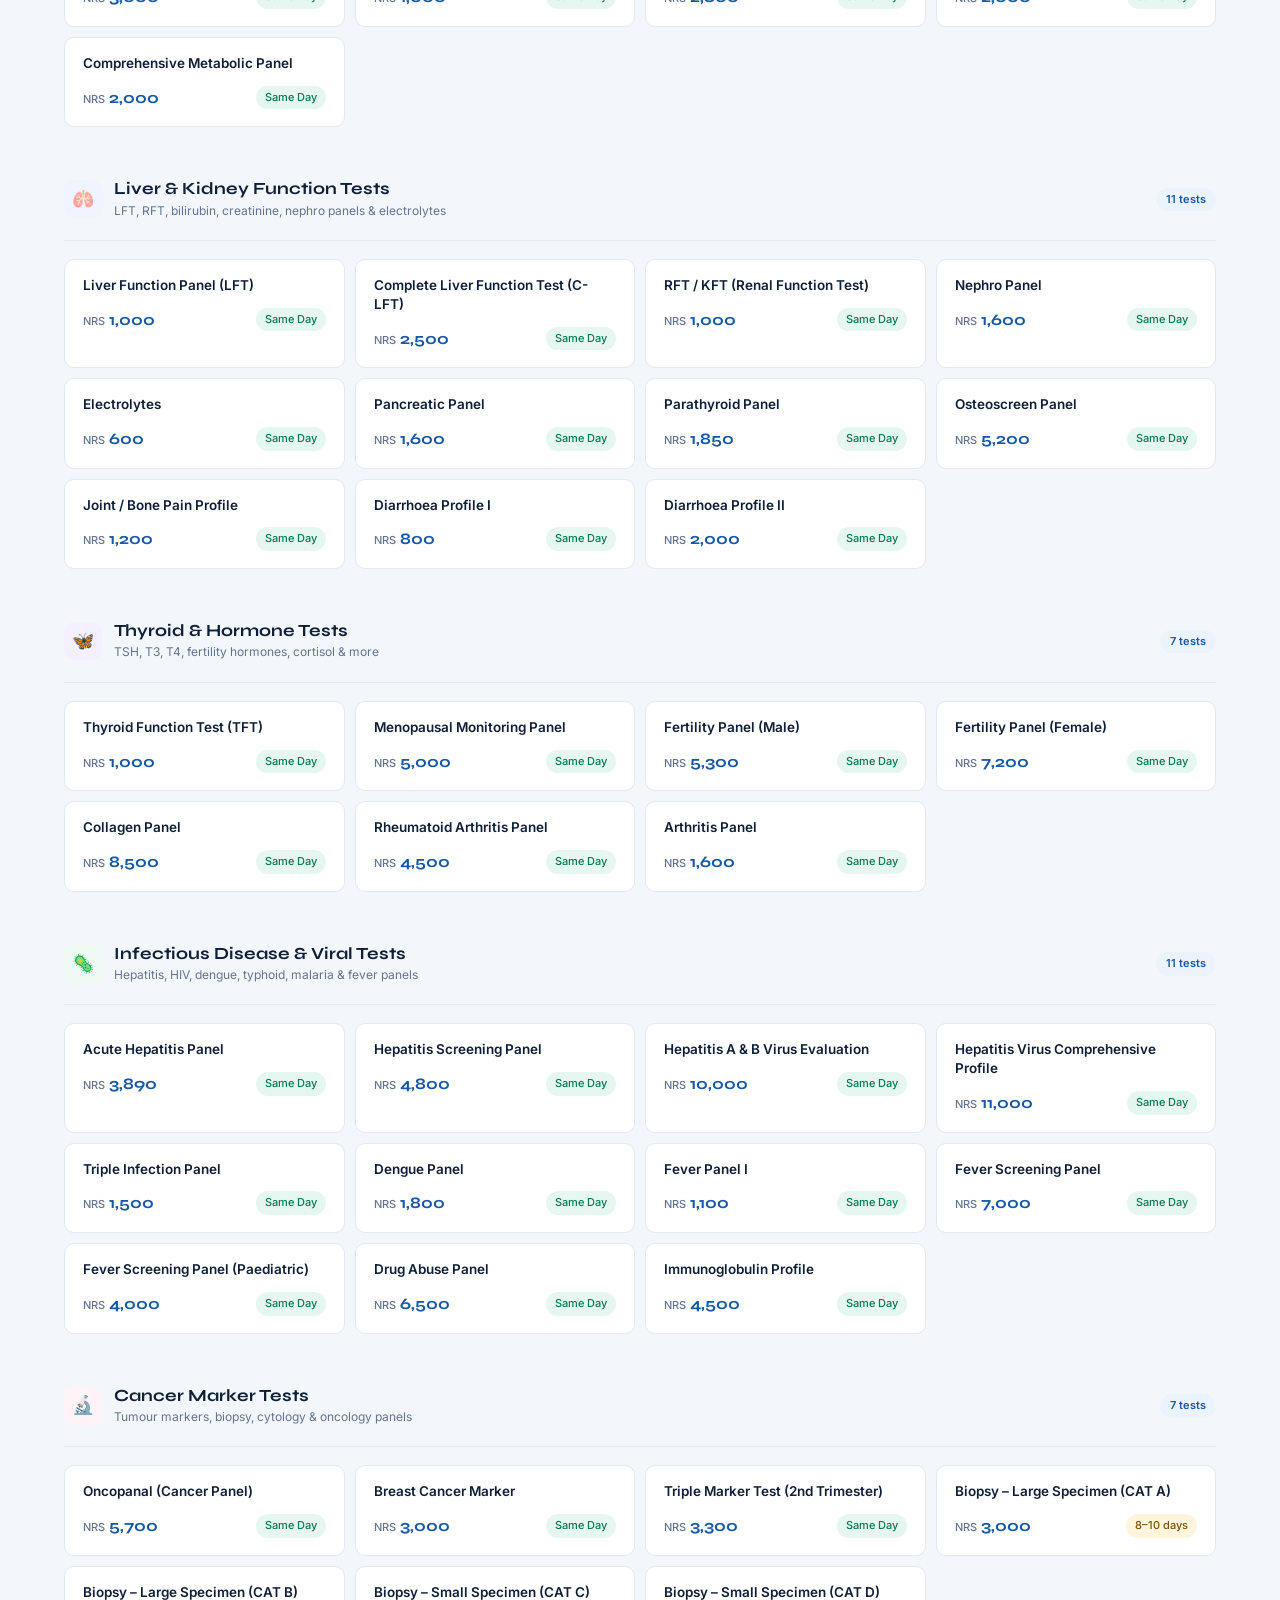
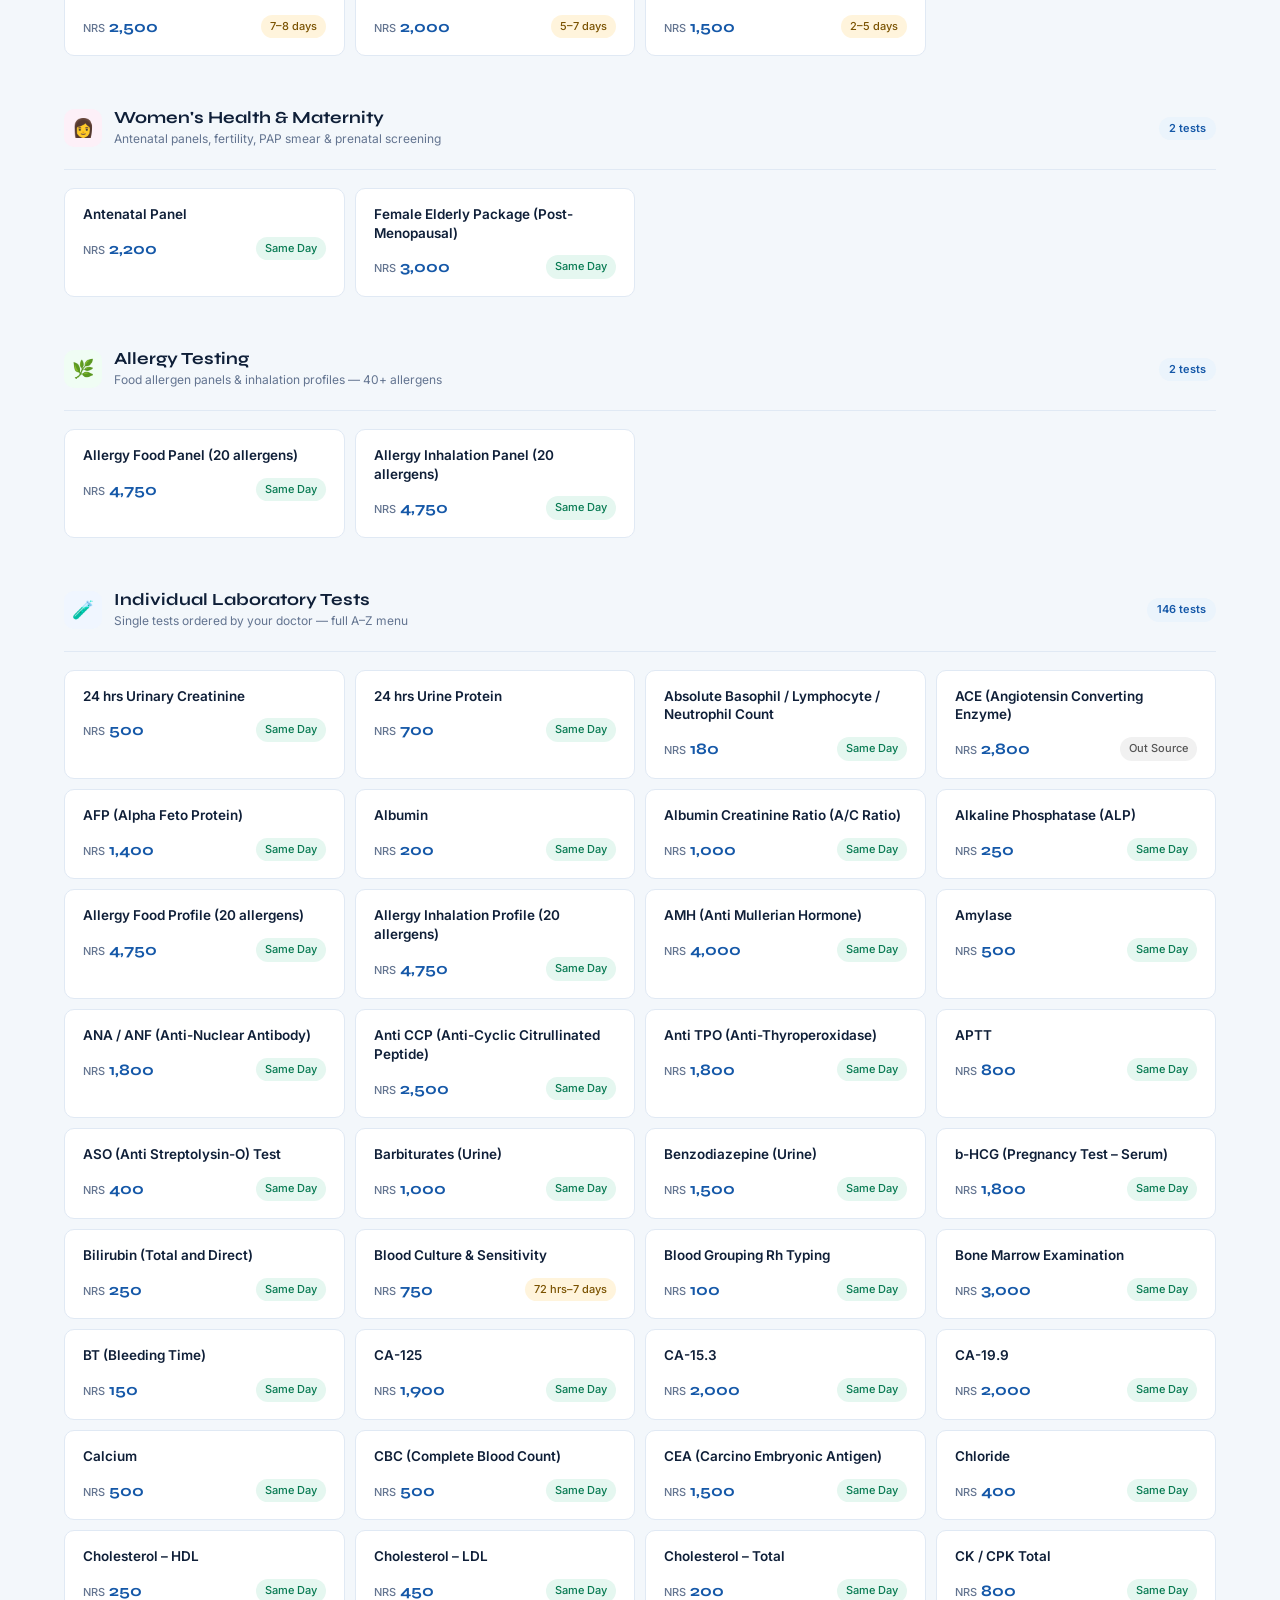
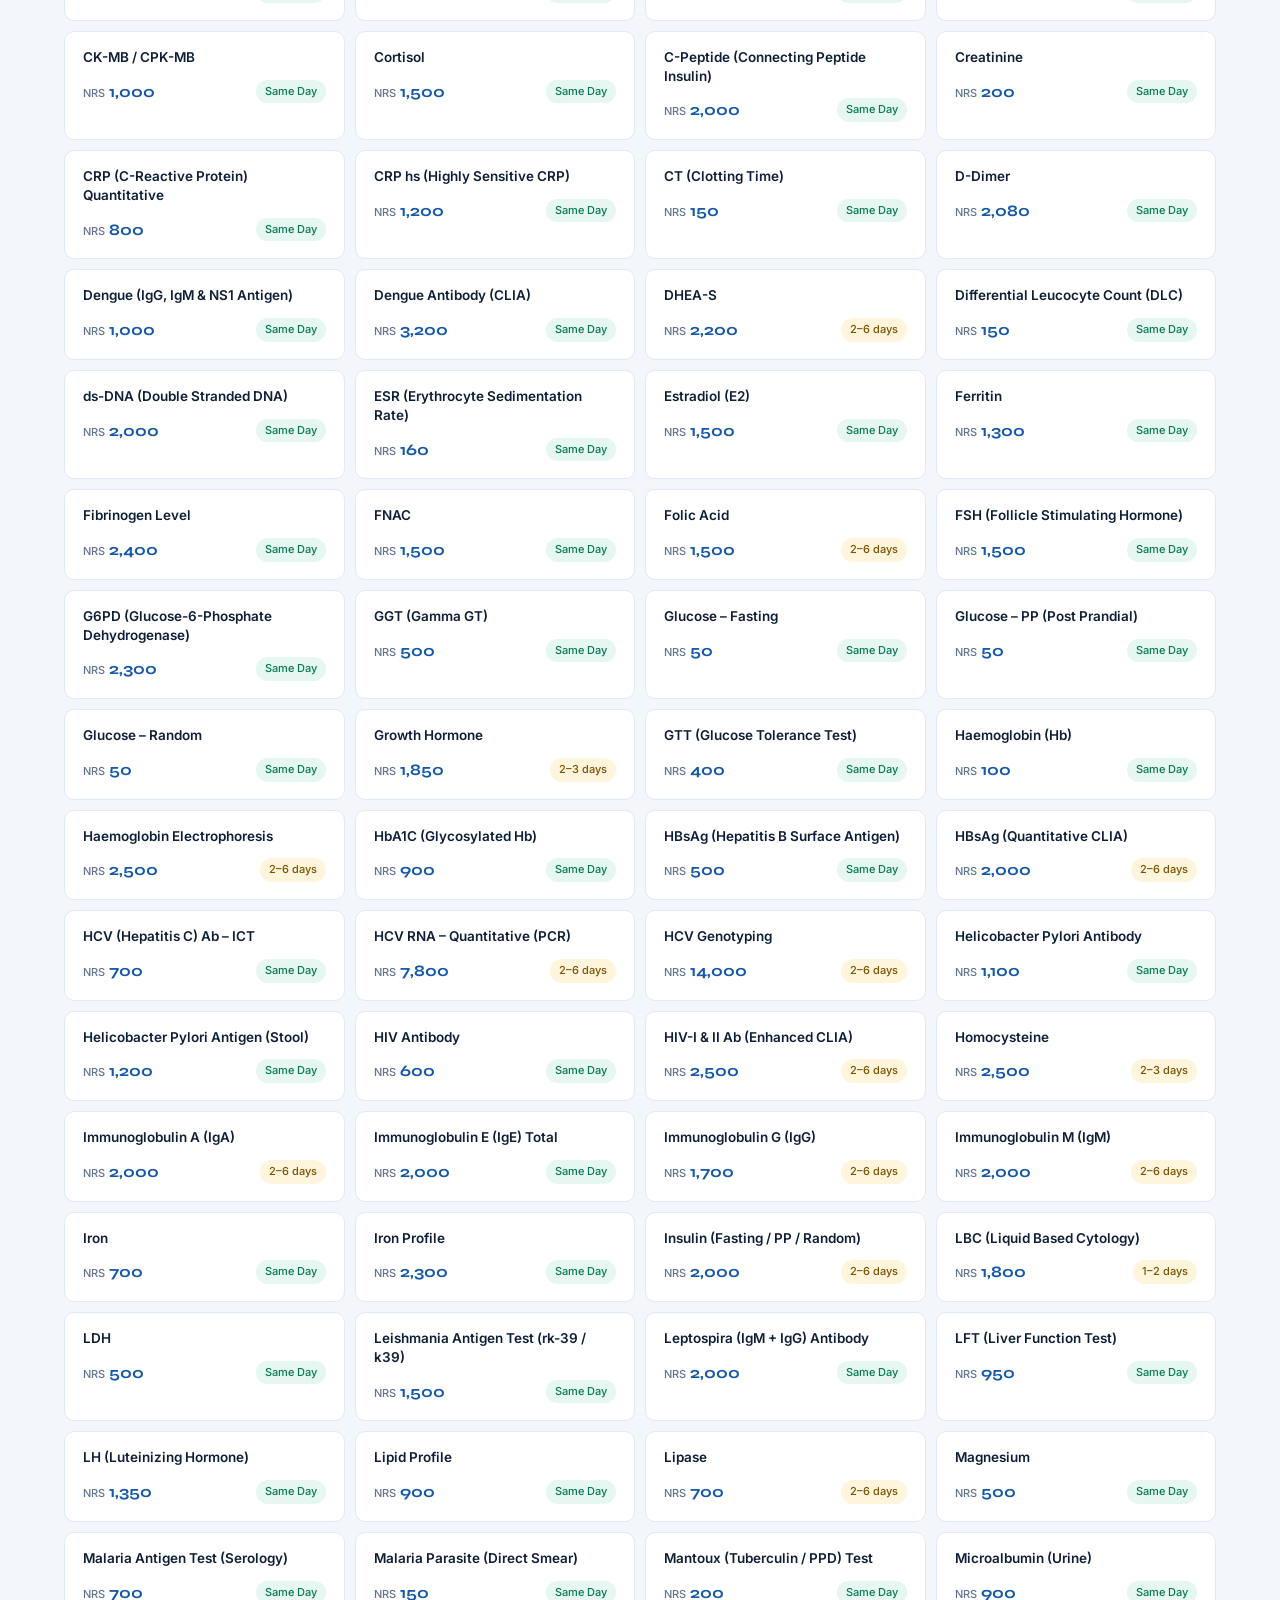
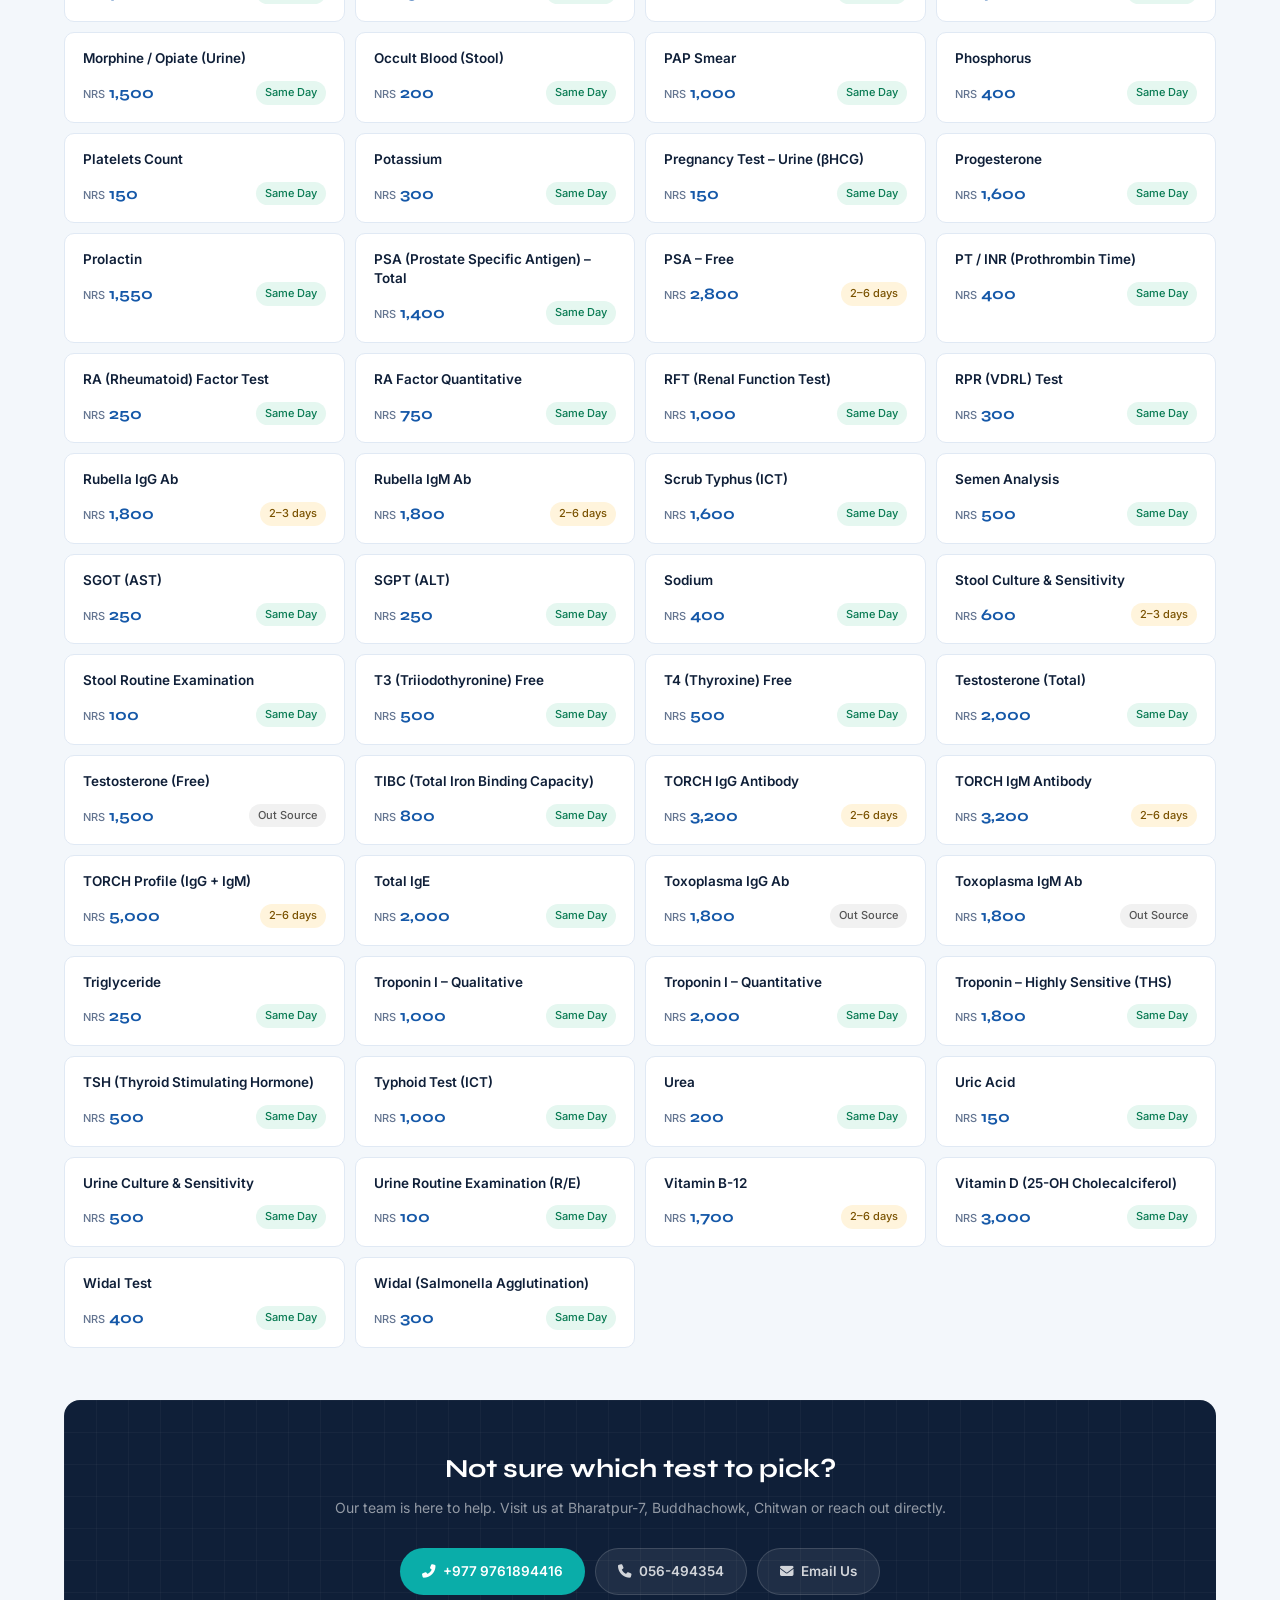
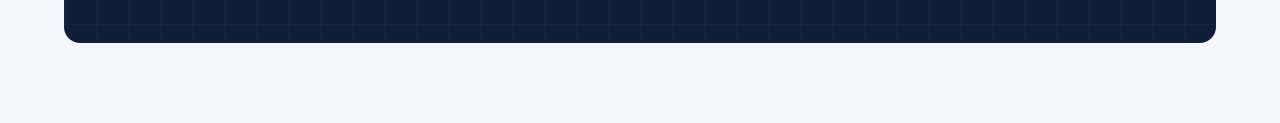
<file: service.html>
<!DOCTYPE html>
<html lang="en">
<head>
  <meta charset="UTF-8" />
  <meta name="viewport" content="width=device-width, initial-scale=1.0" />
  <title>Our Services | GM Diagnostic Lab – Bharatpur, Chitwan</title>
  <meta name="description" content="Browse all diagnostic tests, panels, and health packages offered by GM Diagnostic Lab in Bharatpur, Chitwan." />
  <link rel="preconnect" href="https://fonts.googleapis.com" />
  <link rel="preconnect" href="https://fonts.gstatic.com" crossorigin />
  <link href="https://fonts.googleapis.com/css2?family=Inter:wght@400;500;600&family=Syne:wght@600;700;800&display=swap" rel="stylesheet" />
  <link rel="stylesheet" href="https://cdnjs.cloudflare.com/ajax/libs/font-awesome/6.5.1/css/all.min.css" />
  <style>
    *, *::before, *::after { box-sizing: border-box; margin: 0; padding: 0; }

    :root {
      --navy:    #0F1F38;
      --blue:    #1558A8;
      --sky:     #1E7FD8;
      --teal:    #0AADA9;
      --teal-lt: #E0F7F6;
      --bg:      #F3F7FB;
      --card:    #FFFFFF;
      --border:  #E0E9F4;
      --text:    #0F1F38;
      --muted:   #637490;
      --radius:  10px;
      --radius-lg: 16px;
      --shadow:  0 1px 4px rgba(15,31,56,0.07);
      --shadow-h: 0 4px 20px rgba(15,31,56,0.12);
    }

    body {
      font-family: 'Inter', sans-serif;
      background: var(--bg);
      color: var(--text);
      line-height: 1.6;
      -webkit-font-smoothing: antialiased;
    }

    /* ── NAVBAR ── */
    .navbar {
      position: fixed;
      top: 16px;
      left: 50%;
      transform: translateX(-50%);
      width: calc(100% - 32px);
      max-width: 1240px;
      background: rgba(255,255,255,0.95);
      backdrop-filter: blur(20px);
      -webkit-backdrop-filter: blur(20px);
      border-radius: 20px;
      border: 1px solid rgba(224,233,244,0.8);
      padding: 14px 24px;
      display: flex;
      align-items: center;
      justify-content: space-between;
      z-index: 1000;
      box-shadow: 0 4px 24px rgba(15,31,56,0.07);
      transition: all 0.3s ease;
    }
    .navbar.scrolled {
      box-shadow: 0 8px 32px rgba(15,31,56,0.13);
      padding: 12px 24px;
    }

    .logo {
      display: flex;
      align-items: center;
      gap: 10px;
      text-decoration: none;
    }
    .logo-icon {
      width: 42px;
      height: 42px;
      border-radius: 12px;
      background: linear-gradient(135deg, var(--sky) 0%, var(--blue) 100%);
      display: flex;
      align-items: center;
      justify-content: center;
      color: #fff;
      font-size: 20px;
      box-shadow: 0 8px 20px rgba(30,127,216,0.35);
    }
    .logo-text {
      font-family: 'Syne', sans-serif;
      font-size: 20px;
      font-weight: 800;
      color: var(--navy);
      line-height: 1;
    }
    .logo-text span { color: var(--sky); }

    .nav-links {
      display: flex;
      align-items: center;
      gap: 6px;
      list-style: none;
    }
    .nav-links li a {
      padding: 10px 18px;
      font-size: 15px;
      font-weight: 500;
      color: var(--muted);
      border-radius: 50px;
      text-decoration: none;
      transition: all 0.25s ease;
      display: block;
    }
    .nav-links li a:hover,
    .nav-links li a.active {
      background: #DBEEFF;
      color: var(--sky);
    }

    .nav-cta {
      display: flex;
      align-items: center;
      gap: 14px;
    }

    .btn-nav {
      display: inline-flex;
      align-items: center;
      gap: 7px;
      padding: 10px 20px;
      background: linear-gradient(135deg, var(--sky) 0%, var(--blue) 100%);
      color: #fff;
      font-size: 14px;
      font-weight: 600;
      border-radius: 50px;
      text-decoration: none;
      transition: opacity 0.2s, transform 0.2s;
      white-space: nowrap;
      box-shadow: 0 4px 14px rgba(30,127,216,0.3);
    }
    .btn-nav:hover { opacity: 0.9; transform: translateY(-1px); }

    .mobile-toggle {
      display: none;
      background: none;
      border: none;
      font-size: 24px;
      color: var(--navy);
      cursor: pointer;
      padding: 4px;
    }

    /* ── HERO ── */
    .hero {
      background: var(--navy);
      padding: 120px 24px 72px;
      text-align: center;
      position: relative;
      overflow: hidden;
    }
    .hero-grid {
      position: absolute;
      inset: 0;
      background-image:
        linear-gradient(rgba(255,255,255,0.03) 1px, transparent 1px),
        linear-gradient(90deg, rgba(255,255,255,0.03) 1px, transparent 1px);
      background-size: 48px 48px;
    }
    .hero-glow {
      position: absolute;
      top: -80px;
      left: 50%;
      transform: translateX(-50%);
      width: 600px;
      height: 400px;
      background: radial-gradient(ellipse at center, rgba(21,88,168,0.5) 0%, transparent 70%);
      pointer-events: none;
    }
    .hero-inner { position: relative; z-index: 1; }

    .hero-badge {
      display: inline-flex;
      align-items: center;
      gap: 6px;
      background: rgba(255,255,255,0.08);
      border: 1px solid rgba(255,255,255,0.14);
      color: rgba(255,255,255,0.8);
      font-size: 12px;
      font-weight: 500;
      letter-spacing: 0.5px;
      padding: 5px 14px;
      border-radius: 40px;
      margin-bottom: 24px;
    }
    .hero-badge .dot {
      width: 6px;
      height: 6px;
      background: var(--teal);
      border-radius: 50%;
    }

    .hero h1 {
      font-family: 'Syne', sans-serif;
      font-size: clamp(28px, 5vw, 52px);
      font-weight: 800;
      color: #fff;
      max-width: 700px;
      margin: 0 auto 16px;
      line-height: 1.15;
      letter-spacing: -0.5px;
    }
    .hero h1 em {
      color: var(--teal);
      font-style: normal;
    }
    .hero p {
      color: rgba(255,255,255,0.6);
      font-size: 15px;
      max-width: 480px;
      margin: 0 auto 36px;
    }

    /* ── SEARCH ── */
    .search-wrap {
      max-width: 520px;
      margin: 0 auto;
      position: relative;
    }
    .search-wrap i {
      position: absolute;
      left: 18px;
      top: 50%;
      transform: translateY(-50%);
      color: #9BB8D6;
      font-size: 15px;
      pointer-events: none;
    }
    #searchInput {
      width: 100%;
      padding: 15px 18px 15px 46px;
      border-radius: 12px;
      border: 1px solid rgba(255,255,255,0.12);
      font-size: 14px;
      font-family: 'Inter', sans-serif;
      background: rgba(255,255,255,0.08);
      color: #fff;
      outline: none;
      transition: background 0.2s, border-color 0.2s;
    }
    #searchInput::placeholder { color: rgba(255,255,255,0.35); }
    #searchInput:focus {
      background: rgba(255,255,255,0.13);
      border-color: rgba(255,255,255,0.25);
    }

    /* ── STAT STRIP ── */
    .stats {
      background: #fff;
      border-bottom: 1px solid var(--border);
      display: flex;
      justify-content: center;
    }
    .stat {
      flex: 1;
      min-width: 120px;
      max-width: 220px;
      padding: 18px 24px;
      text-align: center;
      border-right: 1px solid var(--border);
    }
    .stat:last-child { border-right: none; }
    .stat-val {
      font-family: 'Syne', sans-serif;
      font-size: 22px;
      font-weight: 700;
      color: var(--navy);
    }
    .stat-val .accent { color: var(--teal); }
    .stat-lbl {
      font-size: 11px;
      font-weight: 500;
      color: var(--muted);
      text-transform: uppercase;
      letter-spacing: 0.6px;
      margin-top: 2px;
    }

    /* ── FILTER BAR ── */
    .filter-bar {
      position: sticky;
      top: 0;
      z-index: 100;
      background: rgba(243,247,251,0.96);
      backdrop-filter: blur(12px);
      -webkit-backdrop-filter: blur(12px);
      border-bottom: 1px solid var(--border);
      padding: 12px 24px;
    }
    .filter-scroll {
      max-width: 1200px;
      margin: 0 auto;
      display: flex;
      align-items: center;
      gap: 6px;
      overflow-x: auto;
      scrollbar-width: none;
      -ms-overflow-style: none;
    }
    .filter-scroll::-webkit-scrollbar { display: none; }

    .pill {
      display: inline-flex;
      align-items: center;
      gap: 5px;
      padding: 6px 14px;
      border-radius: 40px;
      border: 1px solid var(--border);
      background: #fff;
      font-size: 12.5px;
      font-weight: 500;
      color: var(--muted);
      cursor: pointer;
      white-space: nowrap;
      transition: all 0.15s ease;
      outline: none;
    }
    .pill:hover { border-color: var(--sky); color: var(--sky); background: #EBF4FC; }
    .pill.active {
      background: var(--blue);
      border-color: var(--blue);
      color: #fff;
    }
    .pill .cnt {
      font-size: 11px;
      font-weight: 600;
      background: rgba(255,255,255,0.22);
      border-radius: 20px;
      padding: 1px 6px;
      color: rgba(255,255,255,0.9);
    }
    .pill:not(.active) .cnt {
      background: #EBF4FC;
      color: var(--blue);
    }

    /* ── MAIN ── */
    .main {
      max-width: 1200px;
      margin: 0 auto;
      padding: 44px 24px 80px;
    }

    /* ── SECTION ── */
    .cat-sec { margin-bottom: 52px; }

    .cat-head {
      display: flex;
      align-items: center;
      gap: 12px;
      margin-bottom: 20px;
    }
    .cat-icon {
      width: 38px;
      height: 38px;
      border-radius: 10px;
      display: flex;
      align-items: center;
      justify-content: center;
      font-size: 18px;
      flex-shrink: 0;
    }
    .cat-head-text h2 {
      font-family: 'Syne', sans-serif;
      font-size: 17px;
      font-weight: 700;
      color: var(--navy);
      line-height: 1.2;
    }
    .cat-head-text .sub {
      font-size: 12px;
      color: var(--muted);
      margin-top: 1px;
    }
    .cat-badge {
      margin-left: auto;
      font-size: 11px;
      font-weight: 600;
      color: var(--blue);
      background: #EBF4FC;
      padding: 3px 10px;
      border-radius: 20px;
      white-space: nowrap;
      flex-shrink: 0;
    }
    .divider {
      height: 1px;
      background: var(--border);
      margin-bottom: 18px;
    }

    /* ── CARDS ── */
    .cards-grid {
      display: grid;
      grid-template-columns: repeat(auto-fill, minmax(240px, 1fr));
      gap: 10px;
    }

    .svc-card {
      background: var(--card);
      border: 1px solid var(--border);
      border-radius: var(--radius);
      padding: 16px 18px;
      transition: box-shadow 0.18s, border-color 0.18s, transform 0.18s;
      cursor: default;
    }
    .svc-card:hover {
      box-shadow: var(--shadow-h);
      border-color: #BDD5F0;
      transform: translateY(-1px);
    }
    .card-name {
      font-size: 13.5px;
      font-weight: 600;
      color: var(--text);
      margin-bottom: 12px;
      line-height: 1.4;
    }
    .card-foot {
      display: flex;
      align-items: center;
      justify-content: space-between;
      gap: 8px;
    }
    .card-price {
      font-family: 'Syne', sans-serif;
      font-size: 16px;
      font-weight: 700;
      color: var(--blue);
    }
    .card-price .nrs {
      font-family: 'Inter', sans-serif;
      font-size: 11px;
      font-weight: 500;
      color: var(--muted);
      margin-right: 1px;
    }
    .tag {
      font-size: 11px;
      font-weight: 500;
      padding: 3px 9px;
      border-radius: 20px;
    }
    .tag-same {
      color: #077A52;
      background: #E5F7F0;
    }
    .tag-delay {
      color: #7A5200;
      background: #FFF4DC;
    }
    .tag-out {
      color: #555;
      background: #F1F1F1;
    }

    /* ── PACKAGES GRID ── */
    .pkg-grid {
      display: grid;
      grid-template-columns: repeat(auto-fill, minmax(290px, 1fr));
      gap: 14px;
    }

    .pkg-card {
      background: var(--card);
      border: 1px solid var(--border);
      border-radius: var(--radius-lg);
      overflow: hidden;
      transition: box-shadow 0.18s, border-color 0.18s, transform 0.18s;
    }
    .pkg-card:hover {
      box-shadow: var(--shadow-h);
      border-color: #BDD5F0;
      transform: translateY(-1px);
    }
    .pkg-top {
      padding: 18px 20px 14px;
      border-bottom: 1px solid var(--border);
      background: #F7FAFD;
    }
    .pkg-name {
      font-family: 'Syne', sans-serif;
      font-size: 14px;
      font-weight: 700;
      color: var(--navy);
      margin-bottom: 6px;
      line-height: 1.35;
    }
    .pkg-price {
      font-family: 'Syne', sans-serif;
      font-size: 24px;
      font-weight: 800;
      color: var(--blue);
    }
    .pkg-price .nrs {
      font-family: 'Inter', sans-serif;
      font-size: 13px;
      font-weight: 500;
      color: var(--muted);
      margin-right: 2px;
    }
    .pkg-tests {
      padding: 14px 20px 16px;
    }
    .pkg-tests ul {
      list-style: none;
      display: flex;
      flex-wrap: wrap;
      gap: 5px;
    }
    .pkg-tests li {
      font-size: 11.5px;
      color: var(--muted);
      background: var(--bg);
      border: 1px solid var(--border);
      padding: 3px 9px;
      border-radius: 20px;
    }

    /* ── NO RESULTS ── */
    .no-results {
      text-align: center;
      padding: 80px 24px;
      display: none;
    }
    .no-results.show { display: block; }
    .no-results .nr-icon {
      width: 60px;
      height: 60px;
      background: #EBF4FC;
      border-radius: 50%;
      display: flex;
      align-items: center;
      justify-content: center;
      font-size: 24px;
      margin: 0 auto 16px;
      color: var(--blue);
    }
    .no-results h3 { font-family: 'Syne', sans-serif; font-size: 18px; color: var(--navy); margin-bottom: 8px; }
    .no-results p { color: var(--muted); font-size: 14px; }
    .no-results button {
      background: none; border: none; color: var(--blue);
      font-size: 14px; font-weight: 600; cursor: pointer;
      text-decoration: underline; text-underline-offset: 3px;
    }

    /* ── CTA BANNER ── */
    .cta-banner {
      background: var(--navy);
      border-radius: 16px;
      padding: 48px 40px;
      text-align: center;
      margin-top: 12px;
      position: relative;
      overflow: hidden;
    }
    .cta-grid-bg {
      position: absolute;
      inset: 0;
      background-image:
        linear-gradient(rgba(255,255,255,0.03) 1px, transparent 1px),
        linear-gradient(90deg, rgba(255,255,255,0.03) 1px, transparent 1px);
      background-size: 32px 32px;
    }
    .cta-inner { position: relative; z-index: 1; }
    .cta-banner h3 {
      font-family: 'Syne', sans-serif;
      font-size: clamp(18px, 3vw, 26px);
      font-weight: 700;
      color: #fff;
      margin-bottom: 8px;
    }
    .cta-banner p { color: rgba(255,255,255,0.55); font-size: 14px; margin-bottom: 28px; }
    .cta-links { display: flex; justify-content: center; flex-wrap: wrap; gap: 10px; }

    .cta-btn {
      display: inline-flex;
      align-items: center;
      gap: 7px;
      padding: 12px 22px;
      border-radius: 40px;
      font-size: 13.5px;
      font-weight: 600;
      text-decoration: none;
      transition: all 0.18s;
    }
    .cta-btn.primary { background: var(--teal); color: #fff; }
    .cta-btn.primary:hover { background: #089E9B; }
    .cta-btn.ghost {
      background: rgba(255,255,255,0.07);
      color: rgba(255,255,255,0.8);
      border: 1px solid rgba(255,255,255,0.14);
    }
    .cta-btn.ghost:hover { background: rgba(255,255,255,0.13); }

    mark {
      background: #FFEE58;
      color: inherit;
      border-radius: 2px;
      padding: 0 1px;
    }

    /* ── MOBILE MENU PANEL ── */
    .mobile-menu {
      display: none;
      position: fixed;
      top: 0;
      left: 50%;
      transform: translateX(-50%);
      width: calc(100% - 32px);
      max-width: 480px;
      background: #fff;
      border-radius: 20px;
      border: 1px solid var(--border);
      box-shadow: 0 8px 40px rgba(15,31,56,0.18);
      z-index: 1200;
      overflow: hidden;
      opacity: 0;
      transform: translateX(-50%) translateY(-10px) scale(0.97);
      transition: opacity 0.22s ease, transform 0.22s ease;
    }
    .mobile-menu.open {
      display: block;
      opacity: 1;
      transform: translateX(-50%) translateY(0) scale(1);
    }
    .menu-top {
      display: flex;
      align-items: center;
      justify-content: space-between;
      padding: 18px 20px 14px;
    }
    .menu-logo {
      display: flex;
      align-items: center;
      gap: 10px;
      text-decoration: none;
    }
    .menu-logo-icon {
      width: 38px;
      height: 38px;
      border-radius: 10px;
      background: linear-gradient(135deg, var(--sky) 0%, var(--blue) 100%);
      display: flex;
      align-items: center;
      justify-content: center;
      color: #fff;
      font-size: 17px;
      box-shadow: 0 6px 16px rgba(30,127,216,0.3);
    }
    .menu-logo-text {
      font-family: 'Syne', sans-serif;
      font-size: 16px;
      font-weight: 700;
      color: var(--navy);
    }
    .menu-logo-text span { color: var(--sky); }
    .menu-close {
      width: 34px;
      height: 34px;
      border-radius: 50%;
      background: var(--bg);
      border: 1px solid var(--border);
      cursor: pointer;
      display: flex;
      align-items: center;
      justify-content: center;
      font-size: 15px;
      color: var(--muted);
      transition: background 0.15s, color 0.15s;
    }
    .menu-close:hover { background: #E0E9F4; color: var(--navy); }
    .menu-links {
      list-style: none;
      background: #EEF5FD;
      border-radius: 14px;
      margin: 0 12px 12px;
      padding: 6px;
    }
    .menu-links li a {
      display: block;
      padding: 12px 16px;
      font-size: 15px;
      font-weight: 500;
      color: var(--text);
      text-decoration: none;
      border-radius: 10px;
      text-align: center;
      transition: background 0.15s, color 0.15s;
    }
    .menu-links li a:hover { background: #D6E8F8; color: var(--blue); }
    .menu-links li a.active {
      background: #fff;
      color: var(--blue);
      box-shadow: 0 1px 4px rgba(15,31,56,0.08);
    }
    .menu-book {
      display: flex;
      align-items: center;
      justify-content: center;
      gap: 8px;
      margin: 0 12px 16px;
      padding: 13px;
      background: var(--blue);
      color: #fff;
      font-size: 14px;
      font-weight: 600;
      border-radius: 40px;
      text-decoration: none;
      transition: background 0.15s;
    }
    .menu-book:hover { background: #0F4490; }
    .mobile-overlay {
      display: none;
      position: fixed;
      inset: 0;
      background: rgba(15,31,56,0.3);
      z-index: 1100;
    }
    .mobile-overlay.open { display: block; }

    /* ── RESPONSIVE ── */
    @media (max-width: 768px) {
      .nav-links, .btn-nav { display: none; }
      .mobile-toggle { display: block; }
    }
  @media (max-width: 640px) {
    .hero { padding: 120px 20px 60px; }
    .cards-grid { grid-template-columns: repeat(2, 1fr); gap: 8px; }
    .pkg-grid { grid-template-columns: 1fr; }
    .stat { min-width: 100px; padding: 12px 14px; }
    .stat-val { font-size: 17px; }
    .stat-lbl { font-size: 10px; }
    .main { padding: 28px 16px 60px; }
    .cta-banner { padding: 32px 20px; }
  }
    @media (max-width: 380px) {
      .cards-grid { grid-template-columns: 1fr; }
    }
    @media (prefers-reduced-motion: reduce) {
      *, *::before, *::after { transition: none !important; }
    }
  </style>
</head>
<body>

<!-- NAVBAR -->
<nav class="navbar" id="navbar">
  <a href="index.html" class="logo">
    <div class="logo-icon"><i class="fas fa-flask"></i></div>
    <div class="logo-text">GM <span>Diagnostic</span> Lab</div>
  </a>
  <ul class="nav-links" id="navLinks">
    <li><a href="index.html#home">Home</a></li>
    <li><a href="index.html#about">About</a></li>
    <li><a href="services.html" class="active">Services</a></li>
    <li><a href="index.html#packages">Health Packages</a></li>
    <li><a href="index.html#contact">Contact</a></li>
  </ul>
  <div class="nav-cta">
    <a href="index.html#contact" class="btn-nav">
      <i class="fas fa-calendar-check"></i> Book Appointment
    </a>
    <button class="mobile-toggle" id="mobileToggle" aria-label="Open menu" aria-expanded="false">
      <i class="fas fa-bars"></i>
    </button>
  </div>
</nav>

<!-- MOBILE OVERLAY -->
<div class="mobile-overlay" id="mobileOverlay"></div>

<!-- MOBILE MENU PANEL -->
<div class="mobile-menu" id="mobileMenu" aria-hidden="true">
  <div class="menu-top">
    <a href="index.html" class="menu-logo">
      <div class="menu-logo-icon"><i class="fas fa-flask"></i></div>
      <div class="menu-logo-text">GM <span>Diagnostic</span> Lab</div>
    </a>
    <button class="menu-close" id="menuClose" aria-label="Close menu">
      <i class="fas fa-times"></i>
    </button>
  </div>
  <ul class="menu-links">
    <li><a href="index.html#home">Home</a></li>
    <li><a href="index.html#about">About</a></li>
    <li><a href="services.html" class="active">Services</a></li>
    <li><a href="index.html#packages">Health Packages</a></li>
    <li><a href="index.html#contact">Contact</a></li>
  </ul>
  <a href="https://wa.me/9779761894416?text=Hello%20I%20would%20like%20to%20book%20an%20appointment." class="menu-book">
    <i class="fas fa-calendar-check"></i> Book Appointment
  </a>
</div>

<!-- HERO -->
<section class="hero" aria-label="Services overview">
  <div class="hero-grid"></div>
  <div class="hero-glow"></div>
  <div class="hero-inner">
    <div class="hero-badge"><span class="dot"></span>Bharatpur, Chitwan · Est. Services</div>
    <h1>Diagnostic tests you can <em>trust</em></h1>
    <p>From routine blood work to advanced health packages — accurate results, affordable prices, same-day reports for most tests.</p>
    <div class="search-wrap" role="search">
      <i class="fas fa-search" aria-hidden="true"></i>
      <input type="search" id="searchInput" placeholder="Search tests, panels, packages…" aria-label="Search diagnostic tests" autocomplete="off" />
    </div>
  </div>
</section>

<!-- STATS -->
<div class="stats" role="region" aria-label="Lab highlights">
  <div class="stat">
    <div class="stat-val">329<span class="accent">+</span></div>
    <div class="stat-lbl">Tests Available</div>
  </div>
  <div class="stat">
    <div class="stat-val"><span class="accent">~</span>80<span class="accent">%</span></div>
    <div class="stat-lbl">Same-Day Reports</div>
  </div>
  <div class="stat">
    <div class="stat-val">50<span class="accent">+</span></div>
    <div class="stat-lbl">Health Packages</div>
  </div>
  <div class="stat">
    <div class="stat-val"><span style="font-size:14px;font-weight:500;color:var(--muted)">NRS </span>50<span class="accent">+</span></div>
    <div class="stat-lbl">Starting Price</div>
  </div>
</div>

<!-- FILTER BAR -->
<div class="filter-bar" role="navigation" aria-label="Filter by category">
  <div class="filter-scroll">
    <button class="pill active" data-cat="all" aria-pressed="true">All <span class="cnt" id="count-all">0</span></button>
    <button class="pill" data-cat="executive" aria-pressed="false">🏥 Executive <span class="cnt" id="count-executive">0</span></button>
    <button class="pill" data-cat="general" aria-pressed="false">💊 General <span class="cnt" id="count-general">0</span></button>
    <button class="pill" data-cat="blood" aria-pressed="false">🩸 Blood <span class="cnt" id="count-blood">0</span></button>
    <button class="pill" data-cat="diabetes" aria-pressed="false">🍬 Diabetes <span class="cnt" id="count-diabetes">0</span></button>
    <button class="pill" data-cat="heart" aria-pressed="false">❤️ Cardiac <span class="cnt" id="count-heart">0</span></button>
    <button class="pill" data-cat="liver" aria-pressed="false">🫁 Liver &amp; Kidney <span class="cnt" id="count-liver">0</span></button>
    <button class="pill" data-cat="thyroid" aria-pressed="false">🦋 Thyroid <span class="cnt" id="count-thyroid">0</span></button>
    <button class="pill" data-cat="infectious" aria-pressed="false">🦠 Infectious <span class="cnt" id="count-infectious">0</span></button>
    <button class="pill" data-cat="cancer" aria-pressed="false">🔬 Cancer <span class="cnt" id="count-cancer">0</span></button>
    <button class="pill" data-cat="women" aria-pressed="false">👩 Women's <span class="cnt" id="count-women">0</span></button>
    <button class="pill" data-cat="allergy" aria-pressed="false">🌿 Allergy <span class="cnt" id="count-allergy">0</span></button>
    <button class="pill" data-cat="individual" aria-pressed="false">🧪 Individual <span class="cnt" id="count-individual">0</span></button>
  </div>
</div>

<!-- MAIN -->
<main class="main" id="mainContent">

  <div class="no-results" id="noResults" aria-live="polite">
    <div class="nr-icon"><i class="fas fa-search"></i></div>
    <h3>No tests found</h3>
    <p>Try a different keyword, or <button onclick="resetSearch()">browse all services</button>.</p>
  </div>

  <section class="cat-sec" data-section="executive" id="sec-executive">
    <div class="cat-head">
      <div class="cat-icon" style="background:#EBF3FC;">🏥</div>
      <div class="cat-head-text">
        <h2>Executive Health Packages</h2>
        <div class="sub">Comprehensive checkups for corporate wellness &amp; annual assessments</div>
      </div>
      <span class="cat-badge" id="cc-executive"></span>
    </div>
    <div class="divider"></div>
    <div class="pkg-grid" id="grid-executive"></div>
  </section>

  <section class="cat-sec" data-section="general" id="sec-general">
    <div class="cat-head">
      <div class="cat-icon" style="background:#EDF9F0;">💊</div>
      <div class="cat-head-text">
        <h2>General Health Panels &amp; Screening</h2>
        <div class="sub">Routine check-ups &amp; preventive wellness packages for all ages</div>
      </div>
      <span class="cat-badge" id="cc-general"></span>
    </div>
    <div class="divider"></div>
    <div class="cards-grid" id="grid-general"></div>
  </section>

  <section class="cat-sec" data-section="blood" id="sec-blood">
    <div class="cat-head">
      <div class="cat-icon" style="background:#FEF2F2;">🩸</div>
      <div class="cat-head-text">
        <h2>Blood &amp; Anemia Tests</h2>
        <div class="sub">CBC, iron studies, coagulation &amp; bone marrow evaluations</div>
      </div>
      <span class="cat-badge" id="cc-blood"></span>
    </div>
    <div class="divider"></div>
    <div class="cards-grid" id="grid-blood"></div>
  </section>

  <section class="cat-sec" data-section="diabetes" id="sec-diabetes">
    <div class="cat-head">
      <div class="cat-icon" style="background:#FFF8ED;">🍬</div>
      <div class="cat-head-text">
        <h2>Diabetes &amp; Blood Sugar Tests</h2>
        <div class="sub">Fasting glucose, HbA1c, insulin levels &amp; diabetes monitoring</div>
      </div>
      <span class="cat-badge" id="cc-diabetes"></span>
    </div>
    <div class="divider"></div>
    <div class="cards-grid" id="grid-diabetes"></div>
  </section>

  <section class="cat-sec" data-section="heart" id="sec-heart">
    <div class="cat-head">
      <div class="cat-icon" style="background:#FEF2F2;">❤️</div>
      <div class="cat-head-text">
        <h2>Heart &amp; Cardiac Tests</h2>
        <div class="sub">Lipid profiles, cardiac enzymes, troponin &amp; risk assessments</div>
      </div>
      <span class="cat-badge" id="cc-heart"></span>
    </div>
    <div class="divider"></div>
    <div class="cards-grid" id="grid-heart"></div>
  </section>

  <section class="cat-sec" data-section="liver" id="sec-liver">
    <div class="cat-head">
      <div class="cat-icon" style="background:#F0F4FF;">🫁</div>
      <div class="cat-head-text">
        <h2>Liver &amp; Kidney Function Tests</h2>
        <div class="sub">LFT, RFT, bilirubin, creatinine, nephro panels &amp; electrolytes</div>
      </div>
      <span class="cat-badge" id="cc-liver"></span>
    </div>
    <div class="divider"></div>
    <div class="cards-grid" id="grid-liver"></div>
  </section>

  <section class="cat-sec" data-section="thyroid" id="sec-thyroid">
    <div class="cat-head">
      <div class="cat-icon" style="background:#F5F0FF;">🦋</div>
      <div class="cat-head-text">
        <h2>Thyroid &amp; Hormone Tests</h2>
        <div class="sub">TSH, T3, T4, fertility hormones, cortisol &amp; more</div>
      </div>
      <span class="cat-badge" id="cc-thyroid"></span>
    </div>
    <div class="divider"></div>
    <div class="cards-grid" id="grid-thyroid"></div>
  </section>

  <section class="cat-sec" data-section="infectious" id="sec-infectious">
    <div class="cat-head">
      <div class="cat-icon" style="background:#EFFAF5;">🦠</div>
      <div class="cat-head-text">
        <h2>Infectious Disease &amp; Viral Tests</h2>
        <div class="sub">Hepatitis, HIV, dengue, typhoid, malaria &amp; fever panels</div>
      </div>
      <span class="cat-badge" id="cc-infectious"></span>
    </div>
    <div class="divider"></div>
    <div class="cards-grid" id="grid-infectious"></div>
  </section>

  <section class="cat-sec" data-section="cancer" id="sec-cancer">
    <div class="cat-head">
      <div class="cat-icon" style="background:#FFF3F7;">🔬</div>
      <div class="cat-head-text">
        <h2>Cancer Marker Tests</h2>
        <div class="sub">Tumour markers, biopsy, cytology &amp; oncology panels</div>
      </div>
      <span class="cat-badge" id="cc-cancer"></span>
    </div>
    <div class="divider"></div>
    <div class="cards-grid" id="grid-cancer"></div>
  </section>

  <section class="cat-sec" data-section="women" id="sec-women">
    <div class="cat-head">
      <div class="cat-icon" style="background:#FDF0F8;">👩</div>
      <div class="cat-head-text">
        <h2>Women's Health &amp; Maternity</h2>
        <div class="sub">Antenatal panels, fertility, PAP smear &amp; prenatal screening</div>
      </div>
      <span class="cat-badge" id="cc-women"></span>
    </div>
    <div class="divider"></div>
    <div class="cards-grid" id="grid-women"></div>
  </section>

  <section class="cat-sec" data-section="allergy" id="sec-allergy">
    <div class="cat-head">
      <div class="cat-icon" style="background:#F0FDF4;">🌿</div>
      <div class="cat-head-text">
        <h2>Allergy Testing</h2>
        <div class="sub">Food allergen panels &amp; inhalation profiles — 40+ allergens</div>
      </div>
      <span class="cat-badge" id="cc-allergy"></span>
    </div>
    <div class="divider"></div>
    <div class="cards-grid" id="grid-allergy"></div>
  </section>

  <section class="cat-sec" data-section="individual" id="sec-individual">
    <div class="cat-head">
      <div class="cat-icon" style="background:#F0F6FF;">🧪</div>
      <div class="cat-head-text">
        <h2>Individual Laboratory Tests</h2>
        <div class="sub">Single tests ordered by your doctor — full A–Z menu</div>
      </div>
      <span class="cat-badge" id="cc-individual"></span>
    </div>
    <div class="divider"></div>
    <div class="cards-grid" id="grid-individual"></div>
  </section>

  <!-- CTA BANNER -->
  <div class="cta-banner">
    <div class="cta-grid-bg"></div>
    <div class="cta-inner">
      <h3>Not sure which test to pick?</h3>
      <p>Our team is here to help. Visit us at Bharatpur-7, Buddhachowk, Chitwan or reach out directly.</p>
      <div class="cta-links">
        <a href="tel:+977 9761894416" class="cta-btn primary"><i class="fas fa-phone-alt"></i> +977 9761894416</a>
        <a href="tel:056-494354" class="cta-btn ghost"><i class="fas fa-phone"></i> 056-494354</a>
        <a href="mailto:Gmdiagnosticlaboratory@gmail.com" class="cta-btn ghost"><i class="fas fa-envelope"></i> Email Us</a>
      </div>
    </div>
  </div>

</main>

<script>
const PACKAGES = {
  executive: [
    { name: "Executive Health Check Up – Category A", price: 5000, tests: ["CBC (Haemogram)","Blood Glucose Fasting","Lipid Profile","Liver Function Test (LFT)","Bilirubin","SGPT","SGOT","ALP","Protein","Albumin","RFT (Urea, Creatinine, Na, K, Uric Acid)","Cardiac Profile (CPK, CPK-MB, SGOT, LDH, Troponin-I)","Thyroid Function Test (FT3, FT4, TSH)","H. Pylori Ab","Urine Routine"] },
    { name: "Executive Health Check Up – Category B", price: 4000, tests: ["CBC (Haemogram)","Blood Glucose Fasting","Lipid Profile","LFT (Bilirubin, SGPT, SGOT, ALP, Protein, Albumin)","RFT (Urea, Creatinine, Na, K, Uric Acid)","Cardiac Profile (CPK, SGOT, LDH)","Urine Routine","TSH"] },
    { name: "Executive Health Check Up – Category C", price: 7000, tests: ["CBC (Haemogram)","Glucose F & PP","HbA1C","Lipid Profile","Thyroid Function Test","Liver Function Test","Renal Function Test","Cardiac Profile","H. Pylori Antibody","HIV I & II Antibody","HBsAg","HCV Ab","Urine R/E"] },
    { name: "Executive Health Check Up – Category D", price: 5500, tests: ["CBC (Haemogram)","Glucose F & PP","HbA1C","Lipid Profile","Thyroid Function Test","Liver Function Test","Renal Function Test","Cardiac Profile","H. Pylori Antibody","Urine R/E"] },
    { name: "Executive Health Check Up – Category E", price: 4000, tests: ["CBC (Haemogram)","Glucose F & PP","HbA1C","Lipid Profile","Thyroid Function Test","Liver Function Test","Renal Function Test","Cardiac Profile","Urine R/E"] },
    { name: "Premium Health Package", price: 10500, tests: ["Glucose Fasting","CBC","ESR","RFT","Lipid Profile","LFT","Uric Acid","Calcium","Vitamin-D","HbA1c","TFT","Urine R/E"] },
    { name: "Whole Body Checkup Package", price: 5000, tests: ["Anaemia Screen (CBC, Blood Group)","Diabetes Screen (Sugar, HbA1C)","Liver Function","Heart / Obesity (Lipid profile)","Joint Pain (RA factor, Uric acid)","Infectious Disease (HIV, HBsAg, HCV, VDRL)","Thyroid (TSH)","Kidney (Urea, Creatinine, Urine R/E)"] },
    { name: "Comprehensive Health Panel (Female)", price: 6500, tests: ["CBC","ESR","Glucose Fasting","RFT","LFT","TSH","Uric Acid","Amylase","Electrolytes","HBsAg","Calcium","HbAIC","Blood Group","Lipid Profile","PAP Stain","Urine R/E","Stool R/E"] },
    { name: "Comprehensive Health Panel (Male)", price: 6500, tests: ["CBC","ESR","Glucose Fasting","RFT","LFT","TSH","Uric Acid","Amylase","HBsAg","HbAIC","Calcium","Blood Group","Lipid Profile","PSA","Urine R/E","Stool R/E"] },
  ]
};

const PANELS = {
  general: [
    { name: "Basic Health Package", price: 2080, schedule: "Same Day", tests: "Glucose Fasting, CBC, Creatinine, Bilirubin, ALT, Cholesterol, Triglyceride, TSH, Urine R/E, Blood Group, Uric Acid" },
    { name: "Good Health Checkup", price: 3500, schedule: "Same Day", tests: "CBC, Fasting Sugar, Creatinine, Urea, Lipid Profile, LFT, TSH, Urine R/E, Stool R/E" },
    { name: "Health Champion Package", price: 3500, schedule: "Same Day", tests: "CBC, ESR, Urine R/E, Blood Group, Serum Calcium, Fasting Blood Sugar, Lipid Profile, Urea, Creatinine, Uric Acid, LFT" },
    { name: "General Health Panel", price: 6000, schedule: "Same Day", tests: "CBC, Glucose, RFT, LFT, Lipid Profile, TFT, Calcium, Chloride, Uric Acid, Blood Group" },
    { name: "Adolescent Health Screening (13–18 yrs)", price: 6200, schedule: "Same Day", tests: "CBC, Blood Group, LFT, Lipid Profile, TSH, Vitamin D, Urine R/E, Stool Occult Blood, Stool R/E, Calcium, Phosphorus" },
    { name: ">40 Years Health Package", price: 8500, schedule: "Same Day", tests: "Glucose Fasting, CBC, ESR, HbA1c, Lipid Profile, Uric Acid, LFT, TFT, PSA (Male) / PAP (Female), Urine R/E" },
    { name: "Senior Citizen Package", price: 4500, schedule: "Same Day", tests: "Lipid Profile, Diabetes Screen (F/PP), Bone Strength, Liver Screening, Kidney Screening, Urine R/E, CBC, RF Factor, TSH" },
    { name: "Obesity Panel", price: 4500, schedule: "Same Day", tests: "CBC, Glucose F, TFT, Lipid Profile, Creatinine, Uric Acid, Cortisol" },
    { name: "Tiredness / Weakness Package", price: 3700, schedule: "Same Day", tests: "CBC, Glucose R, AST, CPK, TSH, Iron, Calcium, Creatinine, Na, K, Cl" },
    { name: "Paediatric Panel", price: 3200, schedule: "Same Day", tests: "CBC, Reticulocyte Count, ESR, Blood Group, LFT, Growth Hormone, Stool R/E, Urine R/E" },
    { name: "Health Kundli (Bride & Groom)", price: 1200, schedule: "Same Day", tests: "Blood Group, VDRL, HBsAg, HIV 1&2" },
    { name: "Hunger Package", price: 3000, schedule: "Same Day", tests: "CBC, Vitamin B12, Stool H. Pylori Antigen" },
    { name: "UTI Screen Panel", price: 550, schedule: "Same Day", tests: "Blood Sugar, Urine R/E, Urine C/S" },
  ],
  blood: [
    { name: "Complete Haemogram (CBC)", price: 500, schedule: "Same Day" },
    { name: "Complete Hemogram", price: 1000, schedule: "Same Day" },
    { name: "Anemia Profile I", price: 2500, schedule: "Same Day" },
    { name: "Anemia Profile II", price: 6500, schedule: "Same Day" },
    { name: "Iron Profile", price: 2500, schedule: "Same Day" },
    { name: "Coagulation Panel", price: 1200, schedule: "Same Day" },
    { name: "DIC Profile", price: 4500, schedule: "Same Day" },
    { name: "Thalassemia Profile", price: 4000, schedule: "Same Day" },
    { name: "Macrocytic Anemia Panel", price: 3000, schedule: "Same Day" },
    { name: "Body Fluid Examination", price: 1350, schedule: "Same Day" },
    { name: "Bone Marrow Examination", price: 3000, schedule: "Same Day" },
    { name: "Pre-Operative Panel", price: 4200, schedule: "Same Day" },
  ],
  diabetes: [
    { name: "Diabetes Panel Basic", price: 850, schedule: "Same Day" },
    { name: "Diabetes Monitoring Panel I", price: 2700, schedule: "Same Day" },
    { name: "Diabetes Monitoring Panel II", price: 7000, schedule: "Same Day" },
    { name: "Comprehensive Diabetes Panel", price: 7000, schedule: "Same Day" },
    { name: "Diabetes Profile – MRP", price: 2680, schedule: "Same Day" },
  ],
  heart: [
    { name: "Cardiac Risk Panel", price: 3000, schedule: "Same Day" },
    { name: "Lipid Profile", price: 1000, schedule: "Same Day" },
    { name: "Hypertension Panel", price: 2600, schedule: "Same Day" },
    { name: "Basic Metabolic Panel", price: 2000, schedule: "Same Day" },
    { name: "Comprehensive Metabolic Panel", price: 2000, schedule: "Same Day" },
  ],
  liver: [
    { name: "Liver Function Panel (LFT)", price: 1000, schedule: "Same Day" },
    { name: "Complete Liver Function Test (C-LFT)", price: 2500, schedule: "Same Day" },
    { name: "RFT / KFT (Renal Function Test)", price: 1000, schedule: "Same Day" },
    { name: "Nephro Panel", price: 1600, schedule: "Same Day" },
    { name: "Electrolytes", price: 600, schedule: "Same Day" },
    { name: "Pancreatic Panel", price: 1600, schedule: "Same Day" },
    { name: "Parathyroid Panel", price: 1850, schedule: "Same Day" },
    { name: "Osteoscreen Panel", price: 5200, schedule: "Same Day" },
    { name: "Joint / Bone Pain Profile", price: 1200, schedule: "Same Day" },
    { name: "Diarrhoea Profile I", price: 800, schedule: "Same Day" },
    { name: "Diarrhoea Profile II", price: 2000, schedule: "Same Day" },
  ],
  thyroid: [
    { name: "Thyroid Function Test (TFT)", price: 1000, schedule: "Same Day" },
    { name: "Menopausal Monitoring Panel", price: 5000, schedule: "Same Day" },
    { name: "Fertility Panel (Male)", price: 5300, schedule: "Same Day" },
    { name: "Fertility Panel (Female)", price: 7200, schedule: "Same Day" },
    { name: "Collagen Panel", price: 8500, schedule: "Same Day" },
    { name: "Rheumatoid Arthritis Panel", price: 4500, schedule: "Same Day" },
    { name: "Arthritis Panel", price: 1600, schedule: "Same Day" },
  ],
  infectious: [
    { name: "Acute Hepatitis Panel", price: 3890, schedule: "Same Day" },
    { name: "Hepatitis Screening Panel", price: 4800, schedule: "Same Day" },
    { name: "Hepatitis A & B Virus Evaluation", price: 10000, schedule: "Same Day" },
    { name: "Hepatitis Virus Comprehensive Profile", price: 11000, schedule: "Same Day" },
    { name: "Triple Infection Panel", price: 1500, schedule: "Same Day" },
    { name: "Dengue Panel", price: 1800, schedule: "Same Day" },
    { name: "Fever Panel I", price: 1100, schedule: "Same Day" },
    { name: "Fever Screening Panel", price: 7000, schedule: "Same Day" },
    { name: "Fever Screening Panel (Paediatric)", price: 4000, schedule: "Same Day" },
    { name: "Drug Abuse Panel", price: 6500, schedule: "Same Day" },
    { name: "Immunoglobulin Profile", price: 4500, schedule: "Same Day" },
  ],
  cancer: [
    { name: "Oncopanal (Cancer Panel)", price: 5700, schedule: "Same Day" },
    { name: "Breast Cancer Marker", price: 3000, schedule: "Same Day" },
    { name: "Triple Marker Test (2nd Trimester)", price: 3300, schedule: "Same Day" },
    { name: "Biopsy – Large Specimen (CAT A)", price: 3000, schedule: "8–10 days" },
    { name: "Biopsy – Large Specimen (CAT B)", price: 2500, schedule: "7–8 days" },
    { name: "Biopsy – Small Specimen (CAT C)", price: 2000, schedule: "5–7 days" },
    { name: "Biopsy – Small Specimen (CAT D)", price: 1500, schedule: "2–5 days" },
  ],
  women: [
    { name: "Antenatal Panel", price: 2200, schedule: "Same Day" },
    { name: "Female Elderly Package (Post-Menopausal)", price: 3000, schedule: "Same Day" },
  ],
  allergy: [
    { name: "Allergy Food Panel (20 allergens)", price: 4750, schedule: "Same Day" },
    { name: "Allergy Inhalation Panel (20 allergens)", price: 4750, schedule: "Same Day" },
  ]
};

const INDIVIDUAL = [
  { name: "24 hrs Urinary Creatinine", price: 500, schedule: "Same Day" },
  { name: "24 hrs Urine Protein", price: 700, schedule: "Same Day" },
  { name: "Absolute Basophil / Lymphocyte / Neutrophil Count", price: 180, schedule: "Same Day" },
  { name: "ACE (Angiotensin Converting Enzyme)", price: 2800, schedule: "Out Source" },
  { name: "AFP (Alpha Feto Protein)", price: 1400, schedule: "Same Day" },
  { name: "Albumin", price: 200, schedule: "Same Day" },
  { name: "Albumin Creatinine Ratio (A/C Ratio)", price: 1000, schedule: "Same Day" },
  { name: "Alkaline Phosphatase (ALP)", price: 250, schedule: "Same Day" },
  { name: "Allergy Food Profile (20 allergens)", price: 4750, schedule: "Same Day" },
  { name: "Allergy Inhalation Profile (20 allergens)", price: 4750, schedule: "Same Day" },
  { name: "AMH (Anti Mullerian Hormone)", price: 4000, schedule: "Same Day" },
  { name: "Amylase", price: 500, schedule: "Same Day" },
  { name: "ANA / ANF (Anti-Nuclear Antibody)", price: 1800, schedule: "Same Day" },
  { name: "Anti CCP (Anti-Cyclic Citrullinated Peptide)", price: 2500, schedule: "Same Day" },
  { name: "Anti TPO (Anti-Thyroperoxidase)", price: 1800, schedule: "Same Day" },
  { name: "APTT", price: 800, schedule: "Same Day" },
  { name: "ASO (Anti Streptolysin-O) Test", price: 400, schedule: "Same Day" },
  { name: "Barbiturates (Urine)", price: 1000, schedule: "Same Day" },
  { name: "Benzodiazepine (Urine)", price: 1500, schedule: "Same Day" },
  { name: "b-HCG (Pregnancy Test – Serum)", price: 1800, schedule: "Same Day" },
  { name: "Bilirubin (Total and Direct)", price: 250, schedule: "Same Day" },
  { name: "Blood Culture & Sensitivity", price: 750, schedule: "72 hrs–7 days" },
  { name: "Blood Grouping Rh Typing", price: 100, schedule: "Same Day" },
  { name: "Bone Marrow Examination", price: 3000, schedule: "Same Day" },
  { name: "BT (Bleeding Time)", price: 150, schedule: "Same Day" },
  { name: "CA-125", price: 1900, schedule: "Same Day" },
  { name: "CA-15.3", price: 2000, schedule: "Same Day" },
  { name: "CA-19.9", price: 2000, schedule: "Same Day" },
  { name: "Calcium", price: 500, schedule: "Same Day" },
  { name: "CBC (Complete Blood Count)", price: 500, schedule: "Same Day" },
  { name: "CEA (Carcino Embryonic Antigen)", price: 1500, schedule: "Same Day" },
  { name: "Chloride", price: 400, schedule: "Same Day" },
  { name: "Cholesterol – HDL", price: 250, schedule: "Same Day" },
  { name: "Cholesterol – LDL", price: 450, schedule: "Same Day" },
  { name: "Cholesterol – Total", price: 200, schedule: "Same Day" },
  { name: "CK / CPK Total", price: 800, schedule: "Same Day" },
  { name: "CK-MB / CPK-MB", price: 1000, schedule: "Same Day" },
  { name: "Cortisol", price: 1500, schedule: "Same Day" },
  { name: "C-Peptide (Connecting Peptide Insulin)", price: 2000, schedule: "Same Day" },
  { name: "Creatinine", price: 200, schedule: "Same Day" },
  { name: "CRP (C-Reactive Protein) Quantitative", price: 800, schedule: "Same Day" },
  { name: "CRP hs (Highly Sensitive CRP)", price: 1200, schedule: "Same Day" },
  { name: "CT (Clotting Time)", price: 150, schedule: "Same Day" },
  { name: "D-Dimer", price: 2080, schedule: "Same Day" },
  { name: "Dengue (IgG, IgM & NS1 Antigen)", price: 1000, schedule: "Same Day" },
  { name: "Dengue Antibody (CLIA)", price: 3200, schedule: "Same Day" },
  { name: "DHEA-S", price: 2200, schedule: "2–6 days" },
  { name: "Differential Leucocyte Count (DLC)", price: 150, schedule: "Same Day" },
  { name: "ds-DNA (Double Stranded DNA)", price: 2000, schedule: "Same Day" },
  { name: "ESR (Erythrocyte Sedimentation Rate)", price: 160, schedule: "Same Day" },
  { name: "Estradiol (E2)", price: 1500, schedule: "Same Day" },
  { name: "Ferritin", price: 1300, schedule: "Same Day" },
  { name: "Fibrinogen Level", price: 2400, schedule: "Same Day" },
  { name: "FNAC", price: 1500, schedule: "Same Day" },
  { name: "Folic Acid", price: 1500, schedule: "2–6 days" },
  { name: "FSH (Follicle Stimulating Hormone)", price: 1500, schedule: "Same Day" },
  { name: "G6PD (Glucose-6-Phosphate Dehydrogenase)", price: 2300, schedule: "Same Day" },
  { name: "GGT (Gamma GT)", price: 500, schedule: "Same Day" },
  { name: "Glucose – Fasting", price: 50, schedule: "Same Day" },
  { name: "Glucose – PP (Post Prandial)", price: 50, schedule: "Same Day" },
  { name: "Glucose – Random", price: 50, schedule: "Same Day" },
  { name: "Growth Hormone", price: 1850, schedule: "2–3 days" },
  { name: "GTT (Glucose Tolerance Test)", price: 400, schedule: "Same Day" },
  { name: "Haemoglobin (Hb)", price: 100, schedule: "Same Day" },
  { name: "Haemoglobin Electrophoresis", price: 2500, schedule: "2–6 days" },
  { name: "HbA1C (Glycosylated Hb)", price: 900, schedule: "Same Day" },
  { name: "HBsAg (Hepatitis B Surface Antigen)", price: 500, schedule: "Same Day" },
  { name: "HBsAg (Quantitative CLIA)", price: 2000, schedule: "2–6 days" },
  { name: "HCV (Hepatitis C) Ab – ICT", price: 700, schedule: "Same Day" },
  { name: "HCV RNA – Quantitative (PCR)", price: 7800, schedule: "2–6 days" },
  { name: "HCV Genotyping", price: 14000, schedule: "2–6 days" },
  { name: "Helicobacter Pylori Antibody", price: 1100, schedule: "Same Day" },
  { name: "Helicobacter Pylori Antigen (Stool)", price: 1200, schedule: "Same Day" },
  { name: "HIV Antibody", price: 600, schedule: "Same Day" },
  { name: "HIV-I & II Ab (Enhanced CLIA)", price: 2500, schedule: "2–6 days" },
  { name: "Homocysteine", price: 2500, schedule: "2–3 days" },
  { name: "Immunoglobulin A (IgA)", price: 2000, schedule: "2–6 days" },
  { name: "Immunoglobulin E (IgE) Total", price: 2000, schedule: "Same Day" },
  { name: "Immunoglobulin G (IgG)", price: 1700, schedule: "2–6 days" },
  { name: "Immunoglobulin M (IgM)", price: 2000, schedule: "2–6 days" },
  { name: "Iron", price: 700, schedule: "Same Day" },
  { name: "Iron Profile", price: 2300, schedule: "Same Day" },
  { name: "Insulin (Fasting / PP / Random)", price: 2000, schedule: "2–6 days" },
  { name: "LBC (Liquid Based Cytology)", price: 1800, schedule: "1–2 days" },
  { name: "LDH", price: 500, schedule: "Same Day" },
  { name: "Leishmania Antigen Test (rk-39 / k39)", price: 1500, schedule: "Same Day" },
  { name: "Leptospira (IgM + IgG) Antibody", price: 2000, schedule: "Same Day" },
  { name: "LFT (Liver Function Test)", price: 950, schedule: "Same Day" },
  { name: "LH (Luteinizing Hormone)", price: 1350, schedule: "Same Day" },
  { name: "Lipid Profile", price: 900, schedule: "Same Day" },
  { name: "Lipase", price: 700, schedule: "2–6 days" },
  { name: "Magnesium", price: 500, schedule: "Same Day" },
  { name: "Malaria Antigen Test (Serology)", price: 700, schedule: "Same Day" },
  { name: "Malaria Parasite (Direct Smear)", price: 150, schedule: "Same Day" },
  { name: "Mantoux (Tuberculin / PPD) Test", price: 200, schedule: "Same Day" },
  { name: "Microalbumin (Urine)", price: 900, schedule: "Same Day" },
  { name: "Morphine / Opiate (Urine)", price: 1500, schedule: "Same Day" },
  { name: "Occult Blood (Stool)", price: 200, schedule: "Same Day" },
  { name: "PAP Smear", price: 1000, schedule: "Same Day" },
  { name: "Phosphorus", price: 400, schedule: "Same Day" },
  { name: "Platelets Count", price: 150, schedule: "Same Day" },
  { name: "Potassium", price: 300, schedule: "Same Day" },
  { name: "Pregnancy Test – Urine (βHCG)", price: 150, schedule: "Same Day" },
  { name: "Progesterone", price: 1600, schedule: "Same Day" },
  { name: "Prolactin", price: 1550, schedule: "Same Day" },
  { name: "PSA (Prostate Specific Antigen) – Total", price: 1400, schedule: "Same Day" },
  { name: "PSA – Free", price: 2800, schedule: "2–6 days" },
  { name: "PT / INR (Prothrombin Time)", price: 400, schedule: "Same Day" },
  { name: "RA (Rheumatoid) Factor Test", price: 250, schedule: "Same Day" },
  { name: "RA Factor Quantitative", price: 750, schedule: "Same Day" },
  { name: "RFT (Renal Function Test)", price: 1000, schedule: "Same Day" },
  { name: "RPR (VDRL) Test", price: 300, schedule: "Same Day" },
  { name: "Rubella IgG Ab", price: 1800, schedule: "2–3 days" },
  { name: "Rubella IgM Ab", price: 1800, schedule: "2–6 days" },
  { name: "Scrub Typhus (ICT)", price: 1600, schedule: "Same Day" },
  { name: "Semen Analysis", price: 500, schedule: "Same Day" },
  { name: "SGOT (AST)", price: 250, schedule: "Same Day" },
  { name: "SGPT (ALT)", price: 250, schedule: "Same Day" },
  { name: "Sodium", price: 400, schedule: "Same Day" },
  { name: "Stool Culture & Sensitivity", price: 600, schedule: "2–3 days" },
  { name: "Stool Routine Examination", price: 100, schedule: "Same Day" },
  { name: "T3 (Triiodothyronine) Free", price: 500, schedule: "Same Day" },
  { name: "T4 (Thyroxine) Free", price: 500, schedule: "Same Day" },
  { name: "Testosterone (Total)", price: 2000, schedule: "Same Day" },
  { name: "Testosterone (Free)", price: 1500, schedule: "Out Source" },
  { name: "TIBC (Total Iron Binding Capacity)", price: 800, schedule: "Same Day" },
  { name: "TORCH IgG Antibody", price: 3200, schedule: "2–6 days" },
  { name: "TORCH IgM Antibody", price: 3200, schedule: "2–6 days" },
  { name: "TORCH Profile (IgG + IgM)", price: 5000, schedule: "2–6 days" },
  { name: "Total IgE", price: 2000, schedule: "Same Day" },
  { name: "Toxoplasma IgG Ab", price: 1800, schedule: "Out Source" },
  { name: "Toxoplasma IgM Ab", price: 1800, schedule: "Out Source" },
  { name: "Triglyceride", price: 250, schedule: "Same Day" },
  { name: "Troponin I – Qualitative", price: 1000, schedule: "Same Day" },
  { name: "Troponin I – Quantitative", price: 2000, schedule: "Same Day" },
  { name: "Troponin – Highly Sensitive (THS)", price: 1800, schedule: "Same Day" },
  { name: "TSH (Thyroid Stimulating Hormone)", price: 500, schedule: "Same Day" },
  { name: "Typhoid Test (ICT)", price: 1000, schedule: "Same Day" },
  { name: "Urea", price: 200, schedule: "Same Day" },
  { name: "Uric Acid", price: 150, schedule: "Same Day" },
  { name: "Urine Culture & Sensitivity", price: 500, schedule: "Same Day" },
  { name: "Urine Routine Examination (R/E)", price: 100, schedule: "Same Day" },
  { name: "Vitamin B-12", price: 1700, schedule: "2–6 days" },
  { name: "Vitamin D (25-OH Cholecalciferol)", price: 3000, schedule: "Same Day" },
  { name: "Widal Test", price: 400, schedule: "Same Day" },
  { name: "Widal (Salmonella Agglutination)", price: 300, schedule: "Same Day" },
];

function esc(s) {
  return String(s).replace(/&/g,'&amp;').replace(/</g,'&lt;').replace(/>/g,'&gt;');
}
function hl(text, q) {
  if (!q) return esc(text);
  return esc(text).replace(new RegExp('(' + q.replace(/[.*+?^${}()|[\]\\]/g,'\\$&') + ')', 'gi'), '<mark>$1</mark>');
}
function tagClass(s) {
  if (!s) return 'tag-same';
  const l = s.toLowerCase();
  if (l.includes('same day')) return 'tag-same';
  if (l.includes('out source')) return 'tag-out';
  return 'tag-delay';
}

function renderCard(item, q) {
  const priceTxt = item.price
    ? `<span class="nrs">NRS </span>${item.price.toLocaleString()}`
    : `<span style="font-size:12px;color:var(--muted)">Contact</span>`;
  const sched = item.schedule || 'Same Day';
  return `<article class="svc-card">
    <div class="card-name">${hl(item.name, q)}</div>
    <div class="card-foot">
      <div class="card-price">${priceTxt}</div>
      <span class="tag ${tagClass(sched)}">${esc(sched)}</span>
    </div>
  </article>`;
}

function renderPkg(p, q) {
  const pills = p.tests.map(t => `<li>${hl(t, q)}</li>`).join('');
  return `<article class="pkg-card">
    <div class="pkg-top">
      <div class="pkg-name">${hl(p.name, q)}</div>
      <div class="pkg-price"><span class="nrs">NRS </span>${p.price.toLocaleString()}</div>
    </div>
    <div class="pkg-tests"><ul>${pills}</ul></div>
  </article>`;
}

function buildAll(query) {
  const q = (query || '').trim().toLowerCase();
  let total = 0;

  const exPkgs = PACKAGES.executive.filter(p =>
    !q || p.name.toLowerCase().includes(q) || p.tests.some(t => t.toLowerCase().includes(q))
  );
  document.getElementById('grid-executive').innerHTML = exPkgs.map(p => renderPkg(p, q)).join('');
  updateSec('executive', exPkgs.length);
  total += exPkgs.length;

  ['general','blood','diabetes','heart','liver','thyroid','infectious','cancer','women','allergy'].forEach(cat => {
    const items = (PANELS[cat] || []).filter(i =>
      !q || i.name.toLowerCase().includes(q) || (i.tests && i.tests.toLowerCase().includes(q))
    );
    document.getElementById(`grid-${cat}`).innerHTML = items.map(i => renderCard(i, q)).join('');
    updateSec(cat, items.length);
    total += items.length;
  });

  const ind = INDIVIDUAL.filter(i => !q || i.name.toLowerCase().includes(q));
  document.getElementById('grid-individual').innerHTML = ind.map(i => renderCard(i, q)).join('');
  updateSec('individual', ind.length);
  total += ind.length;

  document.getElementById('noResults').classList.toggle('show', total === 0);
  document.getElementById('count-all').textContent = total;
  return total;
}

function updateSec(cat, count) {
  const sec = document.getElementById(`sec-${cat}`);
  const cc  = document.getElementById(`cc-${cat}`);
  const cnt = document.getElementById(`count-${cat}`);
  if (sec) sec.style.display = count ? '' : 'none';
  if (cc)  cc.textContent = count + ' ' + (count === 1 ? 'test' : 'tests');
  if (cnt) cnt.textContent = count;
}

function filterByCat(cat) {
  const all = ['executive','general','blood','diabetes','heart','liver','thyroid','infectious','cancer','women','allergy','individual'];
  buildAll(document.getElementById('searchInput').value);
  if (cat !== 'all') {
    all.forEach(s => {
      const el = document.getElementById(`sec-${s}`);
      if (el) el.style.display = (s === cat) ? '' : 'none';
    });
  }
}

function resetSearch() {
  document.getElementById('searchInput').value = '';
  setPillActive('all');
  buildAll('');
}

function setPillActive(cat) {
  document.querySelectorAll('.pill').forEach(p => {
    const active = p.dataset.cat === cat;
    p.classList.toggle('active', active);
    p.setAttribute('aria-pressed', active ? 'true' : 'false');
  });
}

let searchTimer;
document.getElementById('searchInput').addEventListener('input', function() {
  clearTimeout(searchTimer);
  searchTimer = setTimeout(() => {
    setPillActive('all');
    buildAll(this.value);
  }, 200);
});

document.querySelectorAll('.pill').forEach(pill => {
  pill.addEventListener('click', function() {
    setPillActive(this.dataset.cat);
    document.getElementById('searchInput').value = '';
    filterByCat(this.dataset.cat);
  });
});

buildAll('');

// ── NAVBAR SCROLL ────────────────────────────────────────────────────────────
const navbar = document.getElementById('navbar');
window.addEventListener('scroll', () => {
  navbar.classList.toggle('scrolled', window.scrollY > 20);
});

// ── MOBILE MENU ──────────────────────────────────────────────────────────────
const mobileToggle  = document.getElementById('mobileToggle');
const mobileMenu    = document.getElementById('mobileMenu');
const mobileOverlay = document.getElementById('mobileOverlay');
const menuClose     = document.getElementById('menuClose');

function openMenu() {
  mobileMenu.classList.add('open');
  mobileOverlay.classList.add('open');
  mobileMenu.setAttribute('aria-hidden', 'false');
  mobileToggle.setAttribute('aria-expanded', 'true');
  document.body.style.overflow = 'hidden';
}

function closeMenu() {
  mobileMenu.classList.remove('open');
  mobileOverlay.classList.remove('open');
  mobileMenu.setAttribute('aria-hidden', 'true');
  mobileToggle.setAttribute('aria-expanded', 'false');
  document.body.style.overflow = '';
}

mobileToggle.addEventListener('click', openMenu);
menuClose.addEventListener('click', closeMenu);
mobileOverlay.addEventListener('click', closeMenu);
document.addEventListener('keydown', function(e) {
  if (e.key === 'Escape') closeMenu();
});
</script>
</body>
</html>
</file>
<file: style.css>
/* =========================================
     GM DIAGNOSTIC LAB — GLOBAL STYLES
     ========================================= */
  :root {
    --primary: #0EA5E9;
    --primary-dark: #0284C7;
    --primary-light: #38BDF8;
    --navy: #0F172A;
    --navy-soft: #1E293B;
    --white: #FFFFFF;
    --gray-50: #F8FAFC;
    --gray-100: #F1F5F9;
    --gray-200: #E2E8F0;
    --gray-300: #CBD5E1;
    --gray-500: #64748B;
    --gray-700: #334155;
    --cyan-soft: #E0F2FE;
    --gradient-primary: linear-gradient(135deg, #0EA5E9 0%, #38BDF8 100%);
    --gradient-hero: linear-gradient(135deg, #0F172A 0%, #1E293B 60%, #0EA5E9 200%);
    --shadow-sm: 0 2px 8px rgba(15, 23, 42, 0.06);
    --shadow-md: 0 8px 24px rgba(15, 23, 42, 0.08);
    --shadow-lg: 0 20px 50px rgba(14, 165, 233, 0.15);
    --shadow-xl: 0 25px 60px rgba(15, 23, 42, 0.15);
    --radius-sm: 10px;
    --radius-md: 16px;
    --radius-lg: 22px;
    --radius-xl: 28px;
  }

  * { margin: 0; padding: 0; box-sizing: border-box; }

  html { scroll-behavior: smooth; }

  body {
    font-family: 'Plus Jakarta Sans', 'Inter', sans-serif;
    color: var(--navy);
    background: var(--white);
    line-height: 1.6;
    overflow-x: hidden;
    -webkit-font-smoothing: antialiased;
  }

  a { text-decoration: none; color: inherit; }
  ul { list-style: none; }
  img { max-width: 100%; display: block; }
  button, input, select, textarea { font-family: inherit; }

  .container {
    width: 100%;
    max-width: 1240px;
    margin: 0 auto;
    padding: 0 24px;
  }

  /* =========================================
     BUTTONS
     ========================================= */
  .btn {
    display: inline-flex;
    align-items: center;
    gap: 8px;
    padding: 14px 28px;
    border-radius: 50px;
    font-weight: 600;
    font-size: 15px;
    cursor: pointer;
    border: none;
    transition: all 0.3s ease;
    white-space: nowrap;
  }
  .btn-primary {
    background: var(--gradient-primary);
    color: #fff;
    box-shadow: 0 8px 22px rgba(14, 165, 233, 0.35);
  }
  .btn-primary:hover {
    transform: translateY(-2px);
    box-shadow: 0 12px 28px rgba(14, 165, 233, 0.45);
  }
  .btn-outline {
    background: transparent;
    color: var(--navy);
    border: 2px solid var(--gray-200);
  }
  .btn-outline:hover {
    border-color: var(--primary);
    color: var(--primary);
    background: var(--cyan-soft);
  }
  .btn-light {
    background: rgba(255,255,255,0.12);
    color: #fff;
    border: 1.5px solid rgba(255,255,255,0.3);
    backdrop-filter: blur(10px);
  }
  .btn-light:hover {
    background: rgba(255,255,255,0.2);
    transform: translateY(-2px);
  }

  /* =========================================
     NAVBAR
     ========================================= */
  .navbar {
    position: fixed;
    top: 16px;
    left: 50%;
    transform: translateX(-50%);
    width: calc(100% - 32px);
    max-width: 1240px;
    background: rgba(255, 255, 255, 0.95);
    backdrop-filter: blur(20px);
    border-radius: 20px;
    padding: 14px 24px;
    display: flex;
    align-items: center;
    justify-content: space-between;
    z-index: 1000;
    box-shadow: var(--shadow-md);
    transition: all 0.3s ease;
  }
  .navbar.scrolled {
    box-shadow: var(--shadow-lg);
    padding: 12px 24px;
  }

  .logo {
    display: flex;
    align-items: center;
    gap: 10px;
    font-weight: 800;
    font-size: 20px;
    color: var(--navy);
  }
  .logo-icon {
    width: 42px;
    height: 42px;
    background: var(--gradient-primary);
    border-radius: 12px;
    display: flex;
    align-items: center;
    justify-content: center;
    color: #fff;
    font-size: 20px;
    box-shadow: 0 8px 20px rgba(14, 165, 233, 0.35);
  }
  .logo-text span { color: var(--primary); }

  .nav-links {
    display: flex;
    align-items: center;
    gap: 6px;
  }
  .nav-links a {
    padding: 10px 18px;
    font-size: 15px;
    font-weight: 500;
    color: var(--gray-700);
    border-radius: 50px;
    transition: all 0.25s ease;
  }
  .nav-links a:hover,
  .nav-links a.active {
    background: var(--cyan-soft);
    color: var(--primary);
  }

  .nav-cta { display: flex; align-items: center; gap: 14px; }
  .mobile-toggle {
    display: none;
    background: none;
    border: none;
    font-size: 24px;
    color: var(--navy);
    cursor: pointer;
  }

  /* =========================================
     HERO
     ========================================= */
  .hero {
    position: relative;
    min-height: 100vh;
    padding: 140px 0 120px;
    background: linear-gradient(135deg, #F0F9FF 0%, #FFFFFF 50%, #E0F2FE 100%);
    overflow: hidden;
  }
  .hero::before {
    content: "";
    position: absolute;
    top: -20%;
    right: -10%;
    width: 600px;
    height: 600px;
    background: radial-gradient(circle, rgba(14,165,233,0.15) 0%, transparent 70%);
    border-radius: 50%;
    z-index: 0;
  }
  .hero::after {
    content: "";
    position: absolute;
    bottom: -10%;
    left: -10%;
    width: 500px;
    height: 500px;
    background: radial-gradient(circle, rgba(56,189,248,0.12) 0%, transparent 70%);
    border-radius: 50%;
    z-index: 0;
  }

  .hero-grid {
    display: grid;
    grid-template-columns: 1.1fr 1fr;
    gap: 60px;
    align-items: center;
    position: relative;
    z-index: 1;
  }

  .badge {
    display: inline-flex;
    align-items: center;
    gap: 8px;
    padding: 8px 18px;
    background: rgba(255,255,255,0.8);
    backdrop-filter: blur(10px);
    border: 1px solid var(--gray-200);
    border-radius: 50px;
    font-size: 13px;
    font-weight: 600;
    color: var(--primary-dark);
    margin-bottom: 24px;
    box-shadow: var(--shadow-sm);
  }
  .badge i { color: #10B981; }

  .hero h1 {
    font-size: clamp(36px, 5vw, 60px);
    line-height: 1.1;
    font-weight: 800;
    color: var(--navy);
    margin-bottom: 24px;
    letter-spacing: -1px;
  }
  .hero h1 .grad {
    background: var(--gradient-primary);
    -webkit-background-clip: text;
    background-clip: text;
    -webkit-text-fill-color: transparent;
  }

  .hero p {
    font-size: 17px;
    color: var(--gray-500);
    margin-bottom: 36px;
    max-width: 520px;
  }

  .hero-buttons { display: flex; gap: 14px; flex-wrap: wrap; }

  .hero-features {
    display: flex;
    gap: 28px;
    margin-top: 48px;
    flex-wrap: wrap;
  }
  .hero-feature {
    display: flex;
    align-items: center;
    gap: 10px;
  }
  .hero-feature i {
    width: 36px; height: 36px;
    background: var(--cyan-soft);
    color: var(--primary);
    border-radius: 10px;
    display: grid; place-items: center;
    font-size: 14px;
  }
  .hero-feature span {
    font-size: 14px;
    font-weight: 600;
    color: var(--navy);
  }

  /* Hero image */
  .hero-image-wrap {
    position: relative;
    border-radius: var(--radius-xl);
    overflow: hidden;
    box-shadow: var(--shadow-xl);
    aspect-ratio: 4/5;
    max-height: 640px;
  }
  .hero-image-wrap img {
    width: 100%;
    height: 100%;
    object-fit: cover;
  }
  .hero-image-overlay {
    position: absolute;
    inset: 0;
    background: linear-gradient(180deg, rgba(15,23,42,0.1) 0%, rgba(15,23,42,0.5) 100%);
  }

  .floating-card {
    position: absolute;
    background: rgba(255,255,255,0.95);
    backdrop-filter: blur(15px);
    border-radius: var(--radius-md);
    padding: 16px 20px;
    box-shadow: var(--shadow-lg);
    display: flex;
    align-items: center;
    gap: 14px;
    animation: float 4s ease-in-out infinite;
  }
  .floating-card.card-1 {
    bottom: 30px;
    left: -30px;
  }
  .floating-card.card-2 {
    top: 40px;
    right: -20px;
    animation-delay: 2s;
  }
  .floating-card .icon-circle {
    width: 44px; height: 44px;
    background: var(--cyan-soft);
    color: var(--primary);
    border-radius: 12px;
    display: grid; place-items: center;
    font-size: 18px;
  }
  .floating-card h4 {
    font-size: 15px;
    font-weight: 700;
    color: var(--navy);
  }
  .floating-card p {
    font-size: 12px;
    color: var(--gray-500);
    margin: 0;
  }

  @keyframes float {
    0%, 100% { transform: translateY(0); }
    50% { transform: translateY(-12px); }
  }

  /* =========================================
     SECTION COMMONS
     ========================================= */
  section { padding: 100px 0; position: relative; }
  .section-head {
    text-align: center;
    max-width: 700px;
    margin: 0 auto 60px;
  }
  .eyebrow {
    display: inline-block;
    padding: 6px 16px;
    background: var(--cyan-soft);
    color: var(--primary-dark);
    border-radius: 50px;
    font-size: 13px;
    font-weight: 600;
    margin-bottom: 16px;
    letter-spacing: 0.3px;
  }
  .section-head h2 {
    font-size: clamp(30px, 3.5vw, 44px);
    font-weight: 800;
    color: var(--navy);
    line-height: 1.15;
    letter-spacing: -0.5px;
    margin-bottom: 14px;
  }
  .section-head h2 .grad {
    background: var(--gradient-primary);
    -webkit-background-clip: text;
    background-clip: text;
    -webkit-text-fill-color: transparent;
  }
  .section-head p {
    font-size: 16px;
    color: var(--gray-500);
  }

  /* =========================================
     STATISTICS
     ========================================= */
  .stats-section { padding-top: 80px; padding-bottom: 60px; }
  .stats-grid {
    display: grid;
    grid-template-columns: repeat(4, 1fr);
    gap: 24px;
  }
  .stat-card {
    background: #fff;
    border: 1px solid var(--gray-100);
    border-radius: var(--radius-lg);
    padding: 36px 28px;
    text-align: center;
    transition: all 0.35s ease;
    position: relative;
    overflow: hidden;
  }
  .stat-card::before {
    content: "";
    position: absolute;
    top: 0; left: 0;
    width: 100%;
    height: 4px;
    background: var(--gradient-primary);
    transform: scaleX(0);
    transform-origin: left;
    transition: transform 0.4s ease;
  }
  .stat-card:hover {
    transform: translateY(-8px);
    box-shadow: var(--shadow-lg);
    border-color: transparent;
  }
  .stat-card:hover::before { transform: scaleX(1); }
  .stat-icon {
    width: 60px; height: 60px;
    background: var(--cyan-soft);
    color: var(--primary);
    border-radius: 16px;
    display: grid; place-items: center;
    font-size: 24px;
    margin: 0 auto 18px;
  }
  .stat-num {
    font-size: 42px;
    font-weight: 800;
    color: var(--navy);
    margin-bottom: 6px;
    letter-spacing: -1px;
  }
  .stat-num .grad {
    background: var(--gradient-primary);
    -webkit-background-clip: text;
    background-clip: text;
    -webkit-text-fill-color: transparent;
  }
  .stat-label {
    font-size: 14px;
    color: var(--gray-500);
    font-weight: 600;
  }

  /* =========================================
     SERVICES
     ========================================= */
  .services-section { background: var(--gray-50); }
  .services-grid {
    display: grid;
    grid-template-columns: repeat(4, 1fr);
    gap: 24px;
    margin-bottom: 50px;
  }
  .service-card {
    background: #fff;
    border-radius: var(--radius-lg);
    padding: 32px 26px;
    transition: all 0.35s ease;
    border: 1px solid var(--gray-100);
    position: relative;
    overflow: hidden;
    cursor: pointer;
  }
  .service-card::after {
    content: "";
    position: absolute;
    top: -50%; right: -50%;
    width: 200px; height: 200px;
    background: var(--cyan-soft);
    border-radius: 50%;
    opacity: 0;
    transition: all 0.4s ease;
    z-index: 0;
  }
  .service-card:hover {
    transform: translateY(-8px);
    box-shadow: var(--shadow-lg);
    border-color: transparent;
  }
  .service-card:hover::after { opacity: 1; }
  .service-card:hover .service-icon { background: var(--gradient-primary); color: #fff; transform: rotate(-8deg) scale(1.05); }
  .service-card > * { position: relative; z-index: 1; }

  .service-icon {
    width: 64px; height: 64px;
    background: var(--cyan-soft);
    color: var(--primary);
    border-radius: 18px;
    display: grid; place-items: center;
    font-size: 26px;
    margin-bottom: 20px;
    transition: all 0.35s ease;
  }
  .service-card h3 {
    font-size: 18px;
    font-weight: 700;
    color: var(--navy);
    margin-bottom: 10px;
  }
  .service-card p {
    font-size: 14px;
    color: var(--gray-500);
    margin-bottom: 16px;
    line-height: 1.6;
  }
  .service-link {
    display: inline-flex;
    align-items: center;
    gap: 6px;
    font-size: 14px;
    font-weight: 600;
    color: var(--primary);
    transition: gap 0.3s ease;
  }

.complete-service {
  display: flex;
  justify-content: center;
  align-items: center;
  margin: 0 auto;
}
  .service-card:hover .service-link { gap: 12px; }

  /* =========================================
     WHY CHOOSE US
     ========================================= */
  .why-grid {
    display: grid;
    grid-template-columns: repeat(3, 1fr);
    gap: 24px;
  }
  .why-card {
    padding: 32px;
    border-radius: var(--radius-lg);
    background: #fff;
    border: 1px solid var(--gray-100);
    transition: all 0.3s ease;
  }
  .why-card:hover {
    transform: translateY(-6px);
    box-shadow: var(--shadow-lg);
    border-color: var(--primary-light);
  }
  .why-card .check {
    width: 48px; height: 48px;
    border-radius: 14px;
    background: linear-gradient(135deg, #10B981, #34D399);
    color: #fff;
    display: grid; place-items: center;
    font-size: 20px;
    margin-bottom: 20px;
    box-shadow: 0 8px 20px rgba(16,185,129,0.3);
  }
  .why-card h4 {
    font-size: 18px;
    font-weight: 700;
    color: var(--navy);
    margin-bottom: 8px;
  }
  .why-card p {
    font-size: 14px;
    color: var(--gray-500);
    line-height: 1.6;
  }

/* =========================================
   PACKAGES
   ========================================= */
.packages-section { background: var(--gray-50); }

.packages-grid {
  display: flex;
  flex-direction: column;
  gap: 28px;
}

.packages-row {
  display: flex;
  gap: 28px;
  justify-content: center;
}

.packages-row .package-card {
  flex: 1;
  max-width: calc(33.333% - 20px);
  min-width: 0;
}

.packages-row-2 .package-card {
  max-width: calc(33.333% - 20px);
}

.package-card {
  background: #fff;
  border-radius: var(--radius-lg);
  padding: 36px 28px;
  border: 1px solid var(--gray-100);
  transition: all 0.3s ease;
  position: relative;
}
.package-card:hover {
  transform: translateY(-6px);
  box-shadow: var(--shadow-lg);
}

.package-card.featured {
  background: var(--gradient-hero);
  color: #fff;
  border: none;
  box-shadow: var(--shadow-xl);
  transform: scale(1.03);
}
.package-card.featured::before {
  content: "Most Popular";
  position: absolute;
  top: 18px; right: 18px;
  background: var(--primary);
  color: #fff;
  padding: 5px 12px;
  border-radius: 50px;
  font-size: 11px;
  font-weight: 700;
  letter-spacing: 0.5px;
}
.package-card.featured h3,
.package-card.featured .price { color: #fff; }
.package-card.featured p,
.package-card.featured li { color: rgba(255,255,255,0.82); }
.package-card.featured li i { color: var(--primary-light); }
.package-card.featured .price-old { color: rgba(255,255,255,0.5); }

.package-card.birthday::before {
  content: "🎂 Birthday Special";
  position: absolute;
  top: 18px; right: 18px;
  background: #f59e0b;
  color: #fff;
  padding: 5px 12px;
  border-radius: 50px;
  font-size: 11px;
  font-weight: 700;
}

.package-card h3 {
  font-size: 21px;
  font-weight: 700;
  margin-bottom: 6px;
}
.package-card .pkg-desc {
  font-size: 13.5px;
  margin-bottom: 18px;
  color: var(--gray-500);
}
.package-card.featured .pkg-desc { color: rgba(255,255,255,0.75); }

.price-block { margin-bottom: 24px; }
.price-old {
  font-size: 13px;
  color: var(--gray-400);
  text-decoration: line-through;
  display: block;
  margin-bottom: 2px;
}
.price {
  font-size: 26px;
  font-weight: 800;
  color: var(--navy);
  letter-spacing: -0.5px;
}
.package-card.featured .price { color: #fff; }

.pkg-list { margin-bottom: 28px; }
.pkg-list li {
  display: flex;
  align-items: flex-start;
  gap: 10px;
  padding: 7px 0;
  font-size: 13.5px;
  color: var(--gray-700);
  border-bottom: 1px solid var(--gray-50);
}
.pkg-list li:last-child { border-bottom: none; }
.pkg-list li i {
  color: #10B981;
  font-size: 14px;
  margin-top: 2px;
  flex-shrink: 0;
}
.package-card.featured .pkg-list li {
  color: rgba(255,255,255,0.85);
  border-bottom-color: rgba(255,255,255,0.1);
}

@media (max-width: 1024px) {
  .packages-row .package-card,
  .packages-row-2 .package-card {
    max-width: calc(50% - 14px);
  }
  .package-card.featured { transform: scale(1); }
}

@media (max-width: 768px) {
  .packages-row {
    flex-direction: column;
  }
  .packages-row .package-card,
  .packages-row-2 .package-card {
    max-width: 100%;
  }
}


  /* =========================================
     FAQ
     ========================================= */
  .faq-wrapper {
    max-width: 820px;
    margin: 0 auto;
  }
  .faq-item {
    background: #fff;
    border: 1px solid var(--gray-100);
    border-radius: var(--radius-md);
    margin-bottom: 14px;
    overflow: hidden;
    transition: all 0.3s ease;
  }
  .faq-item.active {
    border-color: var(--primary-light);
    box-shadow: var(--shadow-md);
  }
  .faq-question {
    width: 100%;
    display: flex;
    justify-content: space-between;
    align-items: center;
    padding: 22px 26px;
    background: transparent;
    border: none;
    text-align: left;
    cursor: pointer;
    font-size: 16px;
    font-weight: 600;
    color: var(--navy);
    gap: 16px;
  }
  .faq-question i {
    flex-shrink: 0;
    width: 30px; height: 30px;
    background: var(--cyan-soft);
    color: var(--primary);
    border-radius: 50%;
    display: grid; place-items: center;
    font-size: 12px;
    transition: all 0.3s ease;
  }
  .faq-item.active .faq-question i {
    background: var(--primary);
    color: #fff;
    transform: rotate(45deg);
  }
  .faq-answer {
    max-height: 0;
    overflow: hidden;
    transition: max-height 0.4s ease;
  }
  .faq-answer-inner {
    padding: 0 26px 22px;
    font-size: 14px;
    color: var(--gray-500);
    line-height: 1.7;
  }

  /* =========================================
     APPOINTMENT
     ========================================= */
  .appointment-section {
    background: linear-gradient(135deg, #F0F9FF 0%, #E0F2FE 100%);
    position: relative;
    overflow: hidden;
  }
  .appointment-section::before {
    content: "";
    position: absolute;
    top: -150px; right: -150px;
    width: 400px; height: 400px;
    background: radial-gradient(circle, rgba(14,165,233,0.2), transparent 70%);
    border-radius: 50%;
  }
  .appointment-grid {
    display: grid;
    grid-template-columns: 1fr 1.2fr;
    gap: 60px;
    align-items: center;
  }
  .appointment-info h2 {
    font-size: clamp(30px, 3.5vw, 42px);
    font-weight: 800;
    line-height: 1.15;
    letter-spacing: -0.5px;
    margin-bottom: 18px;
  }
  .appointment-info h2 .grad {
    background: var(--gradient-primary);
    -webkit-background-clip: text;
    background-clip: text;
    -webkit-text-fill-color: transparent;
  }
  .appointment-info > p {
    font-size: 16px;
    color: var(--gray-500);
    margin-bottom: 36px;
  }
  .contact-list { display: grid; gap: 18px; }
  .contact-item {
    display: flex;
    align-items: center;
    gap: 16px;
  }
  .contact-item .ci-icon {
    width: 52px; height: 52px;
    background: #fff;
    color: var(--primary);
    border-radius: 14px;
    display: grid; place-items: center;
    font-size: 18px;
    box-shadow: var(--shadow-sm);
  }
  .contact-item h5 { font-size: 15px; font-weight: 700; color: var(--navy); margin-bottom: 2px; }
  .contact-item p { font-size: 13px; color: var(--gray-500); }


.appointment-whatsapp {
  background: #fff;
  padding: 35px 30px; /* reduced from 50px 40px */
  border-radius: var(--radius-lg);
  box-shadow: var(--shadow-xl);
  text-align: center;
  max-width: 500px; /* optional: makes card narrower */
  margin: 0 auto;
}

.whatsapp-content i.fa-whatsapp {
  font-size: 50px; /* reduced from 70px */
  color: #0e9d43;
  margin-bottom: 15px;
}

.whatsapp-content h3 {
  color: var(--navy);
  margin-bottom: 10px;
  font-size: 1.4rem;
}

.whatsapp-content p {
  color: var(--gray-600);
  max-width: 400px;
  margin: 0 auto 20px;
  line-height: 1.6;
  font-size: 15px;
}

.btn-whatsapp {
  display: inline-flex;
  align-items: center;
  justify-content: center;
  gap: 10px;
  background: #09d152;
  color: #fff;
  text-decoration: none;
  padding: 13px 28px;
  border-radius: 22px;
  font-size: 15px;
  font-weight: 600;
  transition: background 0.2s, transform 0.2s;
}

.btn-whatsapp i {
  font-size: 24px; /* WhatsApp icon always visible */
  display: inline-block;
  flex-shrink: 0;
}

.btn-whatsapp:hover {
  background: #25D366;
  transform: translateY(-2px);
}

  /* =========================================
     FOOTER
     ========================================= */
  .footer {
    background: var(--navy);
    color: #CBD5E1;
    padding: 80px 0 30px;
  }
  .footer-grid {
    display: grid;
    grid-template-columns: 1.4fr 1fr 1fr 1.3fr;
    gap: 48px;
    margin-bottom: 50px;
  }
  .footer-col h5 {
    color: #fff;
    font-size: 16px;
    font-weight: 700;
    margin-bottom: 22px;
  }
  .footer-col p {
    font-size: 14px;
    line-height: 1.7;
    color: #94A3B8;
    margin-bottom: 22px;
  }
  .footer-col ul li { margin-bottom: 12px; }
  .footer-col ul a {
    color: #94A3B8;
    font-size: 14px;
    transition: all 0.25s ease;
  }
  .footer-col ul a:hover { color: var(--primary-light); padding-left: 6px; }

  .social-icons { display: flex; gap: 10px; }
  .social-icons a {
    width: 38px; height: 38px;
    background: rgba(255,255,255,0.06);
    color: #fff;
    border-radius: 10px;
    display: grid; place-items: center;
    font-size: 14px;
    transition: all 0.3s ease;
  }
  .social-icons a:hover {
    background: var(--gradient-primary);
    transform: translateY(-3px);
  }

  .footer-bottom {
    padding-top: 30px;
    border-top: 1px solid rgba(255,255,255,0.08);
    display: flex;
    justify-content: space-between;
    align-items: center;
    flex-wrap: wrap;
    gap: 16px;
    font-size: 13px;
    color: #94A3B8;
  }

  /* =========================================
     BACK TO TOP
     ========================================= */
  .back-to-top {
    position: fixed;
    bottom: 30px;
    right: 30px;
    width: 48px; height: 48px;
    background: var(--gradient-primary);
    color: #fff;
    border-radius: 50%;
    display: grid; place-items: center;
    cursor: pointer;
    box-shadow: 0 10px 25px rgba(14,165,233,0.4);
    opacity: 0;
    visibility: hidden;
    transform: translateY(20px);
    transition: all 0.3s ease;
    z-index: 999;
    border: none;
    font-size: 16px;
  }
  .back-to-top.visible {
    opacity: 1; visibility: visible; transform: translateY(0);
  }
  .back-to-top:hover { transform: translateY(-4px); }

  /* =========================================
     REVEAL ANIMATIONS
     ========================================= */
  .reveal {
    opacity: 0;
    transform: translateY(30px);
    transition: all 0.8s ease;
  }
  .reveal.active {
    opacity: 1;
    transform: translateY(0);
  }

  /* =========================================
     RESPONSIVE
     ========================================= */
  @media (max-width: 1024px) {
    .services-grid { grid-template-columns: repeat(3, 1fr); }
    .doctors-grid { grid-template-columns: repeat(2, 1fr); }
    .stats-grid { grid-template-columns: repeat(2, 1fr); }
    .testimonial-card { flex: 0 0 calc(50% - 14px); }
    .footer-grid { grid-template-columns: 1fr 1fr; }
    .package-card.featured { transform: scale(1); }
  }

  @media (max-width: 768px) {
    .nav-links, .nav-cta .btn { display: none; }
    .mobile-toggle { display: block; }
    .nav-links.open {
      display: flex;
      flex-direction: column;
      position: absolute;
      top: 76px;
      left: 0; right: 0;
      background: #fff;
      padding: 20px;
      border-radius: 20px;
      box-shadow: var(--shadow-lg);
      gap: 4px;
    }
    .nav-links.open a { width: 100%; text-align: center; }

    .hero { padding: 120px 0 80px; }
    .hero-grid { grid-template-columns: 1fr; gap: 40px; }
    .hero-image-wrap { aspect-ratio: 4/3; max-height: none; }
    .floating-card.card-1 { left: 10px; bottom: 10px; }
    .floating-card.card-2 { right: 10px; top: 10px; }

    .search-box { flex-wrap: wrap; }
    .search-box input { flex: 1 1 100%; order: 2; padding: 12px; }
    .search-box .search-icon { order: 1; }
    .search-box button { order: 3; width: 100%; justify-content: center; }

    section { padding: 70px 0; }
    .services-grid, .why-grid, .packages-grid { grid-template-columns: 1fr; }
    .stats-grid { grid-template-columns: repeat(2, 1fr); }
    .doctors-grid { grid-template-columns: 1fr; }
    .testimonial-card { flex: 0 0 100%; }
    .appointment-grid { grid-template-columns: 1fr; gap: 40px; }
    .footer-grid { grid-template-columns: 1fr; gap: 36px; }
    .form-row { grid-template-columns: 1fr; }
    .footer-bottom { flex-direction: column; text-align: center; }
  }

  @media (max-width: 480px) {
    .hero-buttons .btn { width: 100%; justify-content: center; }
    .hero-features { flex-direction: column; gap: 14px; }
    .floating-card { padding: 10px 14px; }
    .floating-card .icon-circle { width: 36px; height: 36px; font-size: 14px; }
    .appointment-form { padding: 26px; }
  }
</file>
